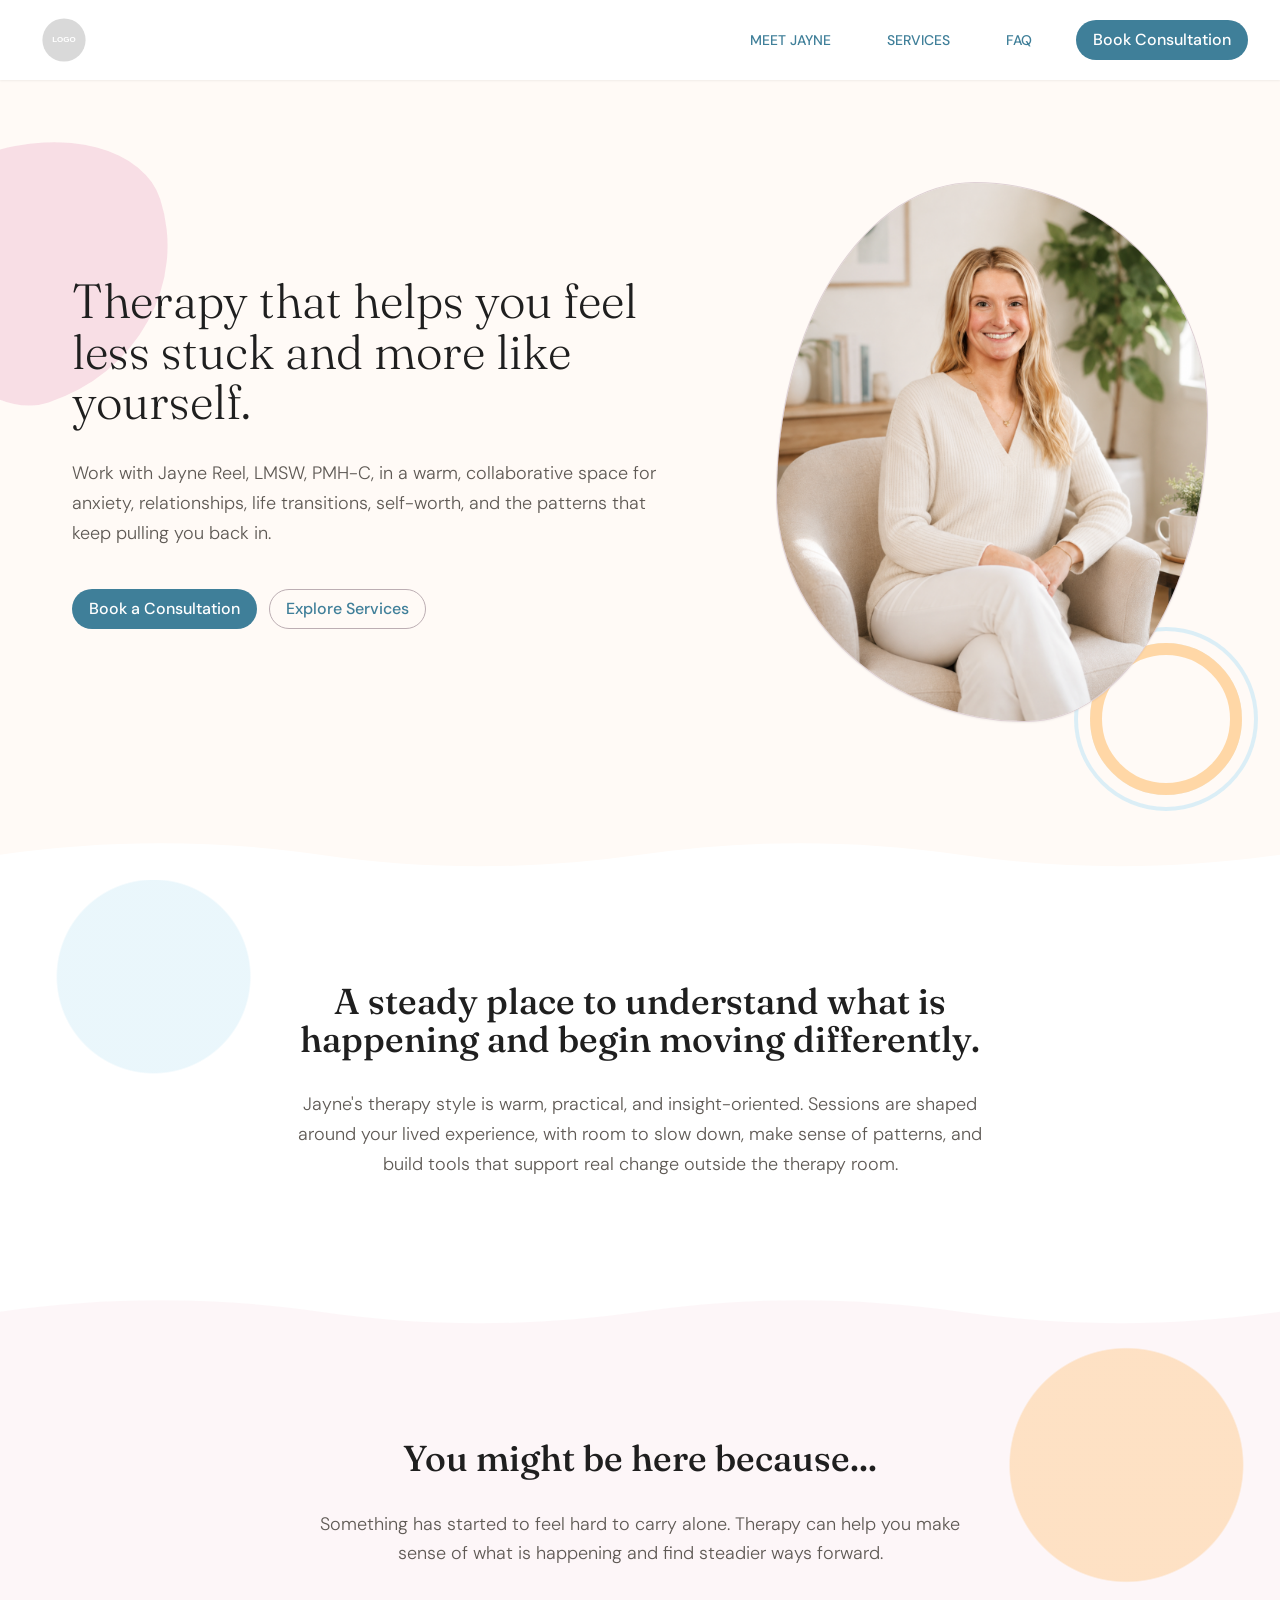
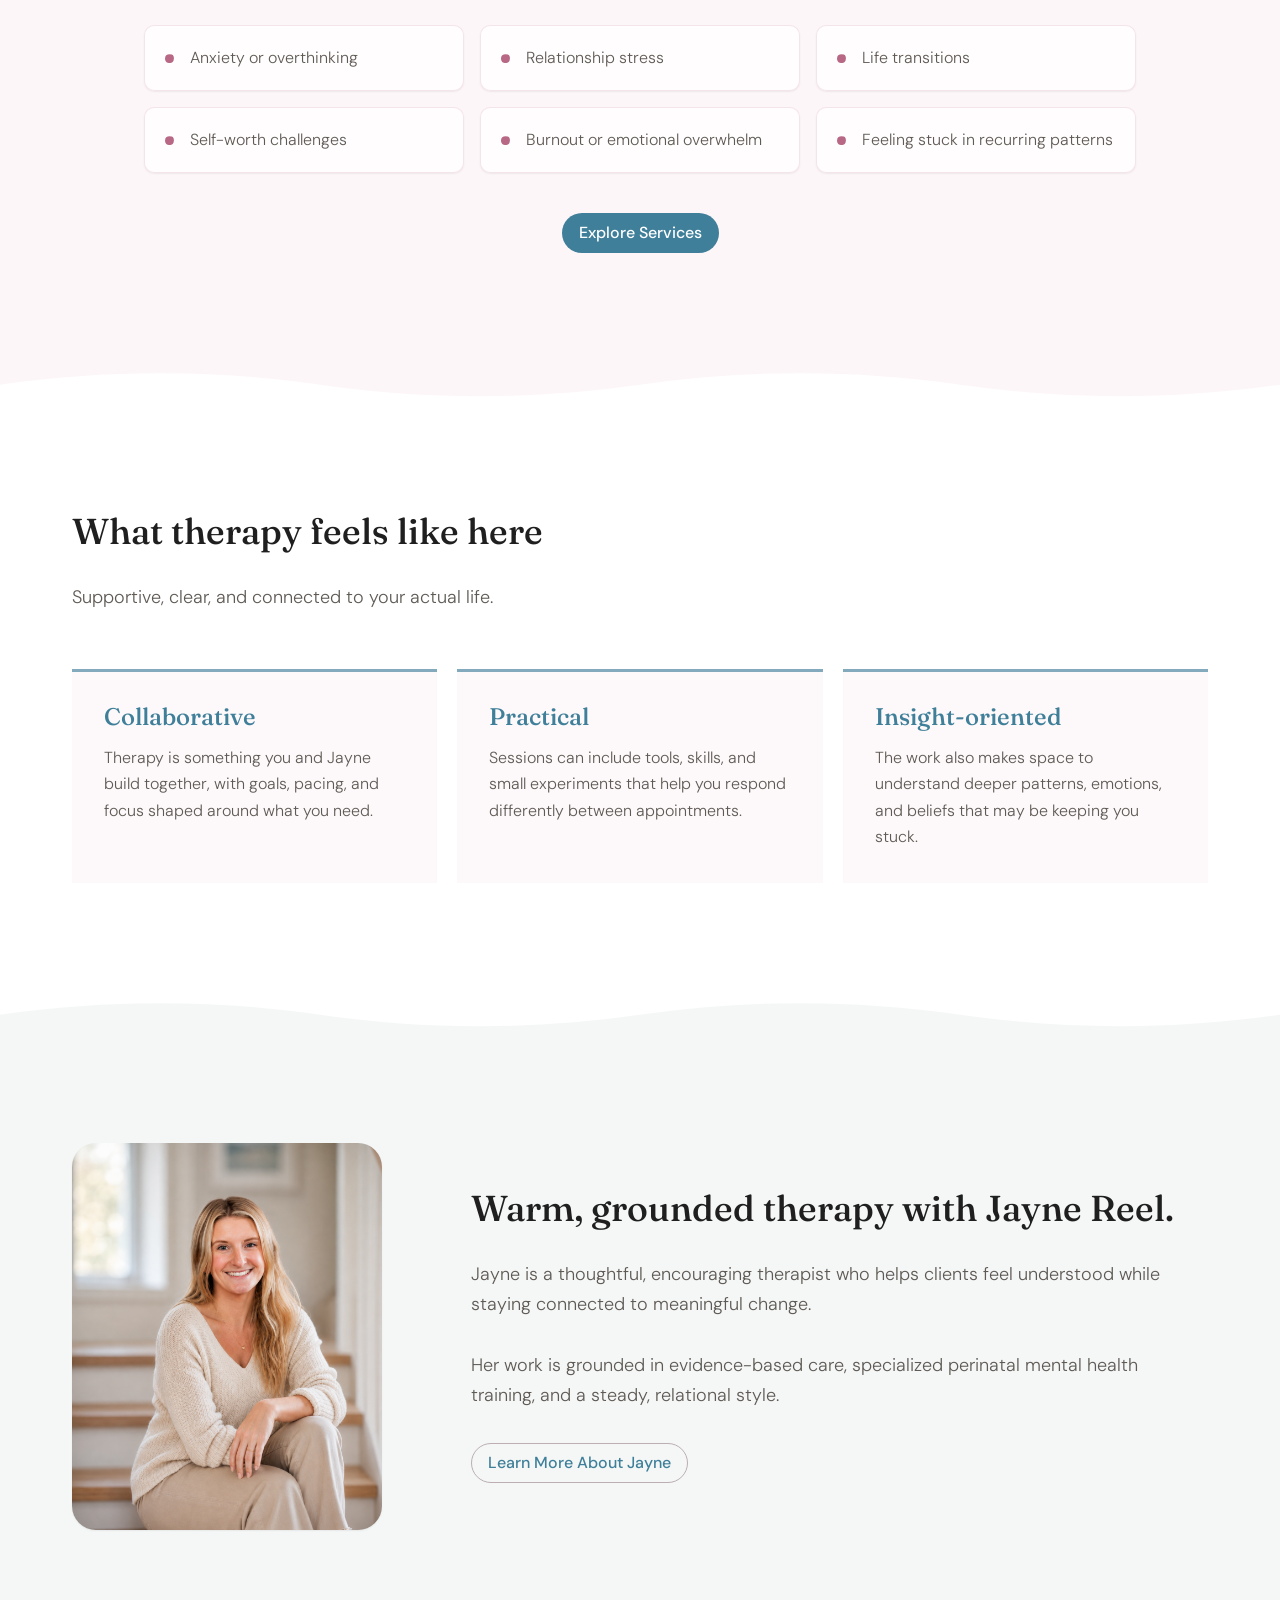
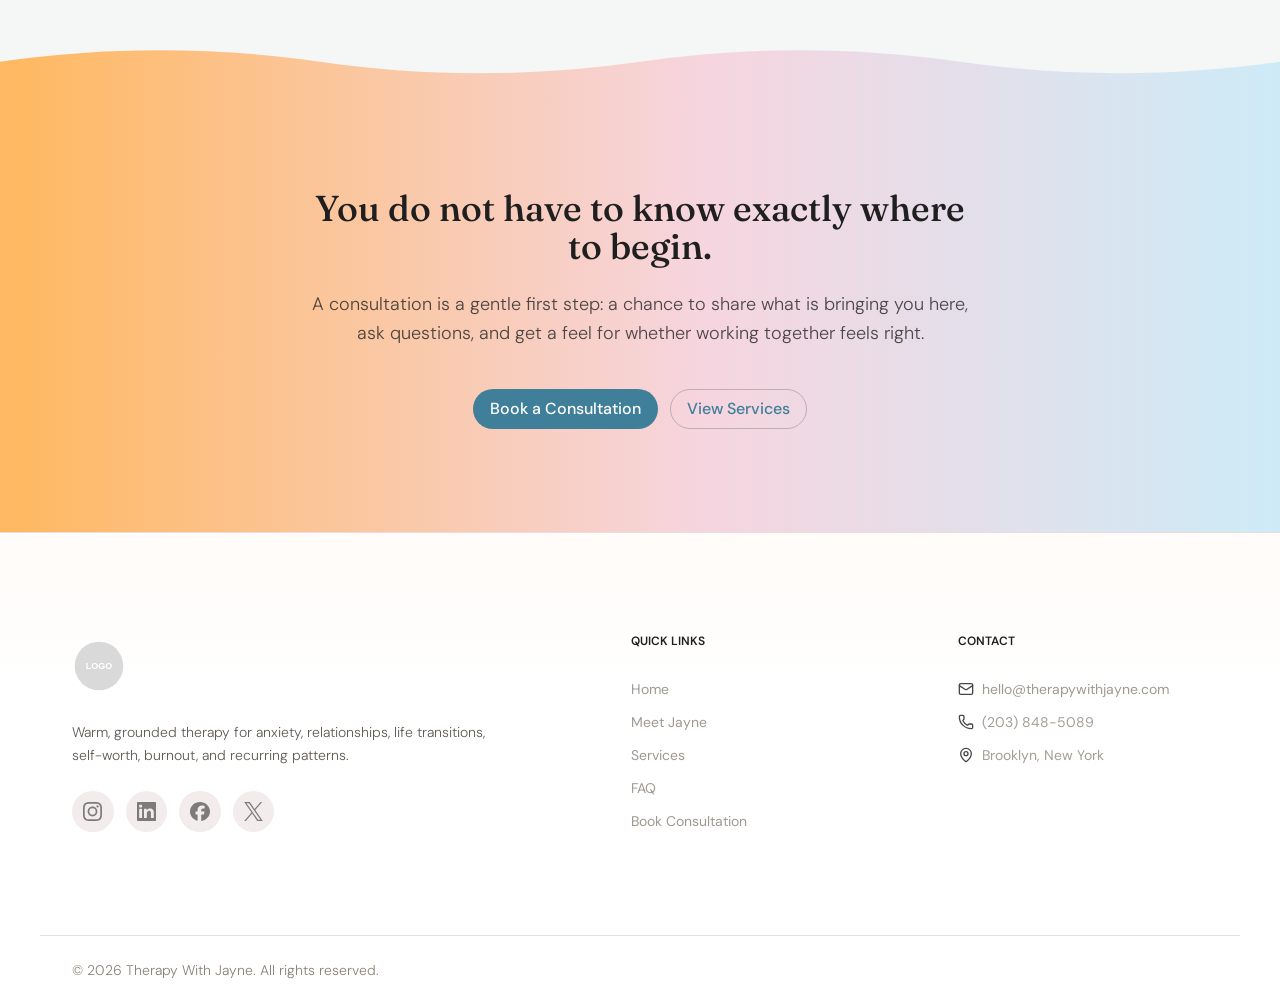
<file: index.html>
<!doctype html>
<html lang="en">
  <head>
    <meta charset="utf-8">
    <meta name="viewport" content="width=device-width, initial-scale=1">
    <meta name="description" content="Therapy with Jayne Reel, LMSW, PMH-C, for anxiety, relationships, life transitions, self-worth, burnout, and recurring patterns.">
    <title>Welcome | Therapy With Jayne</title>
    <link rel="icon" type="image/png" href="assets/images/favicon.png">
    <link rel="apple-touch-icon" href="assets/images/favicon.png">
    <link rel="stylesheet" href="styles.css">
  </head>
  <body>
    <header class="site-header">
      <nav class="site-nav" aria-label="Main navigation">
        <a class="site-logo" href="index.html" aria-label="Therapy With Jayne home" aria-current="page">
          <img src="assets/images/logo-placeholder.svg" alt="Therapy With Jayne">
        </a>

        <button class="nav-toggle" type="button" aria-controls="main-nav-menu" aria-expanded="false" aria-label="Open main menu">
          <span></span>
          <span></span>
          <span></span>
        </button>

        <div class="nav-links" id="main-nav-menu">
          <a href="meet-jayne.html">Meet Jayne</a>
          <a href="services.html">Services</a>
          <a href="faq.html">FAQ</a>
          <a class="button button-primary nav-cta" href="book-consultation.html">Book Consultation</a>
        </div>
      </nav>
    </header>

    <main class="home-page">
      <section id="home" class="hero" aria-label="Home">
        <div class="container hero-layout">
          <div class="hero-copy stack">
            <h1>Therapy that helps you feel less stuck and more like yourself.</h1>
            <p class="text-lg text-secondary">
              Work with Jayne Reel, LMSW, PMH-C, in a warm, collaborative space for anxiety, relationships, life transitions, self-worth, and the patterns that keep pulling you back in.
            </p>
            <div class="cluster">
              <a class="button button-primary" href="book-consultation.html">Book a Consultation</a>
              <a class="button button-outline" href="services.html">Explore Services</a>
            </div>
          </div>

          <div class="hero-image-frame" aria-label="Portrait of Jayne Reel">
            <img src="assets/images/Jayne-headshot-ai.png" alt="Jayne Reel">
          </div>
        </div>
      </section>

      <div class="home-wave home-wave--welcome" aria-hidden="true">
        <svg viewBox="0 0 1440 120" preserveAspectRatio="none" focusable="false">
          <path d="M0 0H1440V64C1320 96 1200 96 1080 64C960 32 840 32 720 64C600 96 480 96 360 64C240 32 120 32 0 64V0Z"></path>
        </svg>
      </div>

      <section class="home-welcome" aria-labelledby="welcome-heading">
        <div class="container home-welcome-layout">
          <div class="stack home-welcome-copy">
            <h2 id="welcome-heading">A steady place to understand what is happening and begin moving differently.</h2>
            <p>
              Jayne's therapy style is warm, practical, and insight-oriented. Sessions are shaped around your lived experience, with room to slow down, make sense of patterns, and build tools that support real change outside the therapy room.
            </p>
          </div>
        </div>
      </section>

      <div class="home-wave home-wave--reasons" aria-hidden="true">
        <svg viewBox="0 0 1440 120" preserveAspectRatio="none" focusable="false">
          <path d="M0 0H1440V64C1320 96 1200 96 1080 64C960 32 840 32 720 64C600 96 480 96 360 64C240 32 120 32 0 64V0Z"></path>
        </svg>
      </div>

      <section class="home-reasons" aria-labelledby="reasons-heading">
        <div class="container">
          <div class="home-section-heading stack">
            <h2 id="reasons-heading">You might be here because...</h2>
            <p>
              Something has started to feel hard to carry alone. Therapy can help you make sense of what is happening and find steadier ways forward.
            </p>
          </div>
          <div class="home-reason-panel">
            <ul class="home-reason-list">
              <li>Anxiety or overthinking</li>
              <li>Relationship stress</li>
              <li>Life transitions</li>
              <li>Self-worth challenges</li>
              <li>Burnout or emotional overwhelm</li>
              <li>Feeling stuck in recurring patterns</li>
            </ul>
            <a class="button button-primary" href="services.html">Explore Services</a>
          </div>
        </div>
      </section>

      <div class="home-wave home-wave--feels-like" aria-hidden="true">
        <svg viewBox="0 0 1440 120" preserveAspectRatio="none" focusable="false">
          <path d="M0 0H1440V64C1320 96 1200 96 1080 64C960 32 840 32 720 64C600 96 480 96 360 64C240 32 120 32 0 64V0Z"></path>
        </svg>
      </div>

      <section class="home-feels-like" aria-labelledby="feels-like-heading">
        <div class="container">
          <div class="home-section-heading stack">
            <h2 id="feels-like-heading">What therapy feels like here</h2>
            <p>
              Supportive, clear, and connected to your actual life.
            </p>
          </div>
          <div class="home-pillar-grid">
            <article class="home-pillar">
              <h3>Collaborative</h3>
              <p>Therapy is something you and Jayne build together, with goals, pacing, and focus shaped around what you need.</p>
            </article>
            <article class="home-pillar">
              <h3>Practical</h3>
              <p>Sessions can include tools, skills, and small experiments that help you respond differently between appointments.</p>
            </article>
            <article class="home-pillar">
              <h3>Insight-oriented</h3>
              <p>The work also makes space to understand deeper patterns, emotions, and beliefs that may be keeping you stuck.</p>
            </article>
          </div>
        </div>
      </section>

      <div class="home-wave home-wave--meet" aria-hidden="true">
        <svg viewBox="0 0 1440 120" preserveAspectRatio="none" focusable="false">
          <path d="M0 0H1440V64C1320 96 1200 96 1080 64C960 32 840 32 720 64C600 96 480 96 360 64C240 32 120 32 0 64V0Z"></path>
        </svg>
      </div>

      <section class="home-meet" aria-labelledby="meet-heading">
        <div class="container home-meet-layout">
          <figure class="home-meet-image">
            <img src="assets/images/Jayne-headshot-ai-stairs.png" alt="Jayne Reel">
          </figure>
          <div class="stack home-meet-copy">
            <h2 id="meet-heading">Warm, grounded therapy with Jayne Reel.</h2>
            <p>
              Jayne is a thoughtful, encouraging therapist who helps clients feel understood while staying connected to meaningful change.
            </p>
            <p>
              Her work is grounded in evidence-based care, specialized perinatal mental health training, and a steady, relational style.
            </p>
            <div class="cluster">
              <a class="button button-outline" href="meet-jayne.html">Learn More About Jayne</a>
            </div>
          </div>
        </div>
      </section>

      <div class="home-wave home-wave--final" aria-hidden="true">
        <svg viewBox="0 0 1440 120" preserveAspectRatio="none" focusable="false">
          <path d="M0 0H1440V64C1320 96 1200 96 1080 64C960 32 840 32 720 64C600 96 480 96 360 64C240 32 120 32 0 64V0Z"></path>
        </svg>
      </div>

      <section class="home-final-cta" aria-labelledby="home-final-heading">
        <div class="container stack">
          <h2 id="home-final-heading">You do not have to know exactly where to begin.</h2>
          <p>
            A consultation is a gentle first step: a chance to share what is bringing you here, ask questions, and get a feel for whether working together feels right.
          </p>
          <div class="cluster final-cta-actions">
            <a class="button button-primary" href="book-consultation.html">Book a Consultation</a>
            <a class="button button-outline" href="services.html">View Services</a>
          </div>
        </div>
      </section>
    </main>

    <footer class="site-footer">
      <div class="container footer-layout">
        <div class="footer-brand">
          <a class="footer-logo" href="index.html" aria-label="Therapy With Jayne home">
            <img src="assets/images/logo-placeholder.svg" alt="Therapy With Jayne">
          </a>
          <p>
            Warm, grounded therapy for anxiety, relationships, life transitions, self-worth, burnout, and recurring patterns.
          </p>
          <div class="social-links" aria-label="Social links">
            <a href="https://www.instagram.com/therapywithjayne/" aria-label="Therapy With Jayne on Instagram">
              <img src="assets/icons/instagram.svg" alt="" aria-hidden="true">
            </a>
            <a href="https://www.linkedin.com/in/jayne-reel/" aria-label="Jayne Reel on LinkedIn">
              <img src="assets/icons/linkedin.svg" alt="" aria-hidden="true">
            </a>
            <a href="https://www.facebook.com/therapywithjayne/" aria-label="Therapy With Jayne on Facebook">
              <img src="assets/icons/facebook.svg" alt="" aria-hidden="true">
            </a>
            <a href="https://x.com/therapywithjayne" aria-label="Therapy With Jayne on X">
              <img src="assets/icons/x.svg" alt="" aria-hidden="true">
            </a>
          </div>
        </div>

        <nav class="footer-nav" aria-label="Footer navigation">
          <h2 class="footer-heading">Quick Links</h2>
          <a href="index.html" aria-current="page">Home</a>
          <a href="meet-jayne.html">Meet Jayne</a>
          <a href="services.html">Services</a>
          <a href="faq.html">FAQ</a>
          <a href="book-consultation.html">Book Consultation</a>
        </nav>

        <div class="footer-contact">
          <h2 class="footer-heading">Contact</h2>
          <a class="footer-email" href="mailto:hello@therapywithjayne.com">
            <img src="assets/icons/mail.svg" alt="" aria-hidden="true">
            hello@therapywithjayne.com
          </a>
          <span class="footer-phone">
            <img src="assets/icons/phone.svg" alt="" aria-hidden="true">
            (203) 848-5089
          </span>
          <span class="footer-address">
            <img src="assets/icons/map-pin.svg" alt="" aria-hidden="true">
            Brooklyn, New York
          </span> 
        </div>

      </div>
      <div class="container footer-bottom">
        <p>&copy; 2026 Therapy With Jayne. All rights reserved.</p>
      </div>
    </footer>
    <script src="nav.js"></script>
  </body>
</html>
</file>
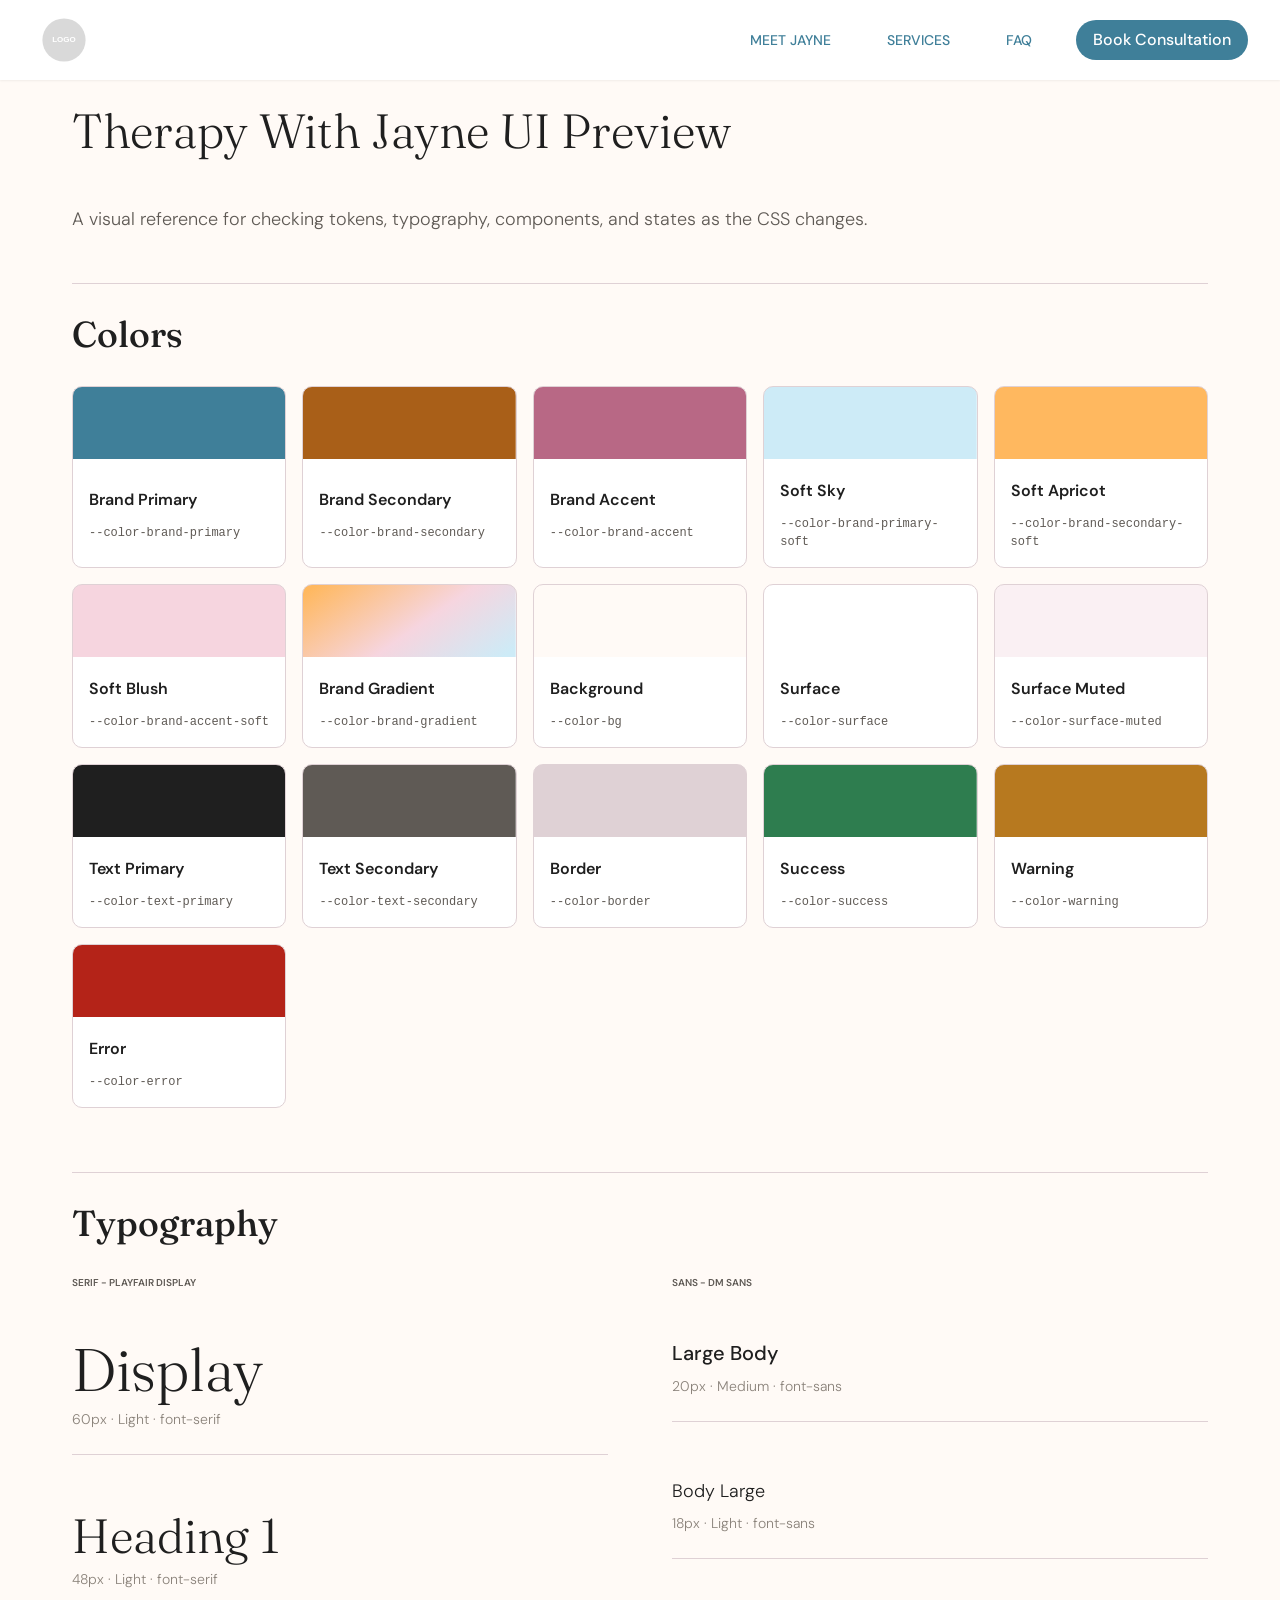
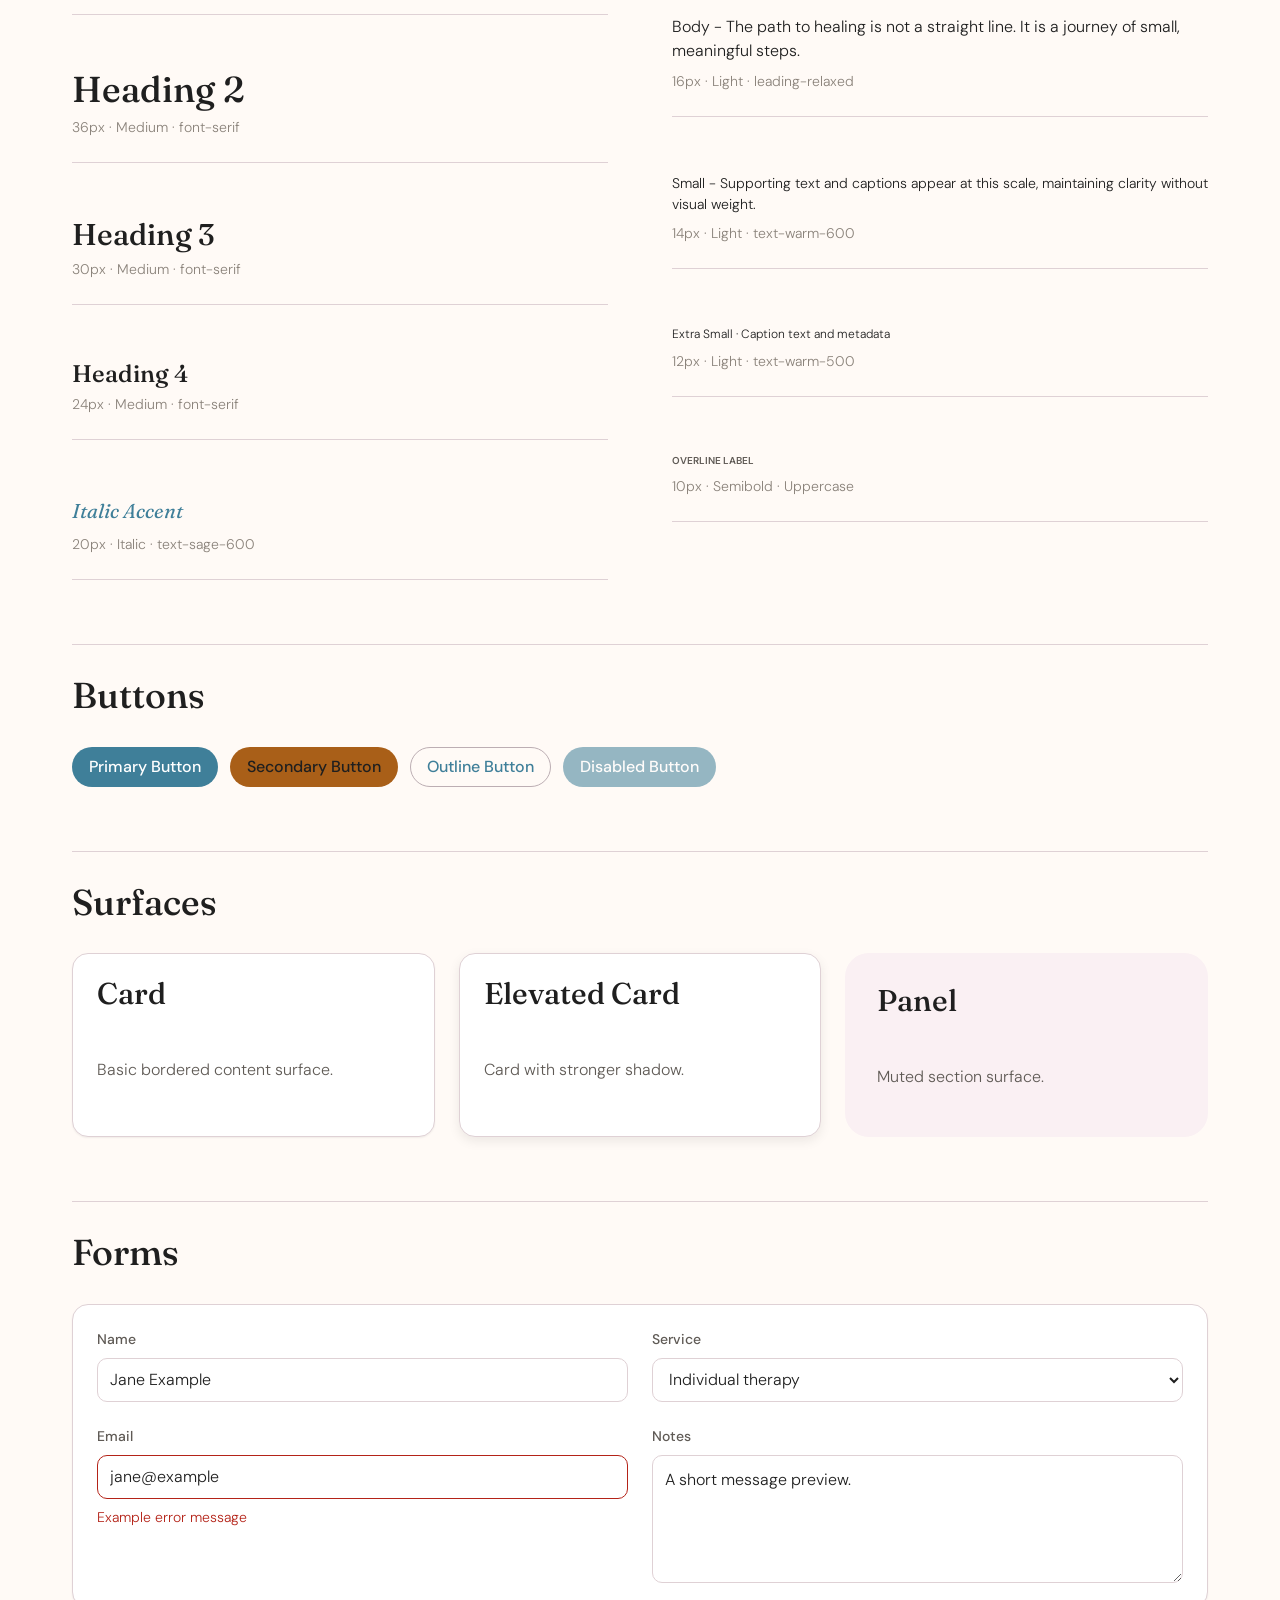
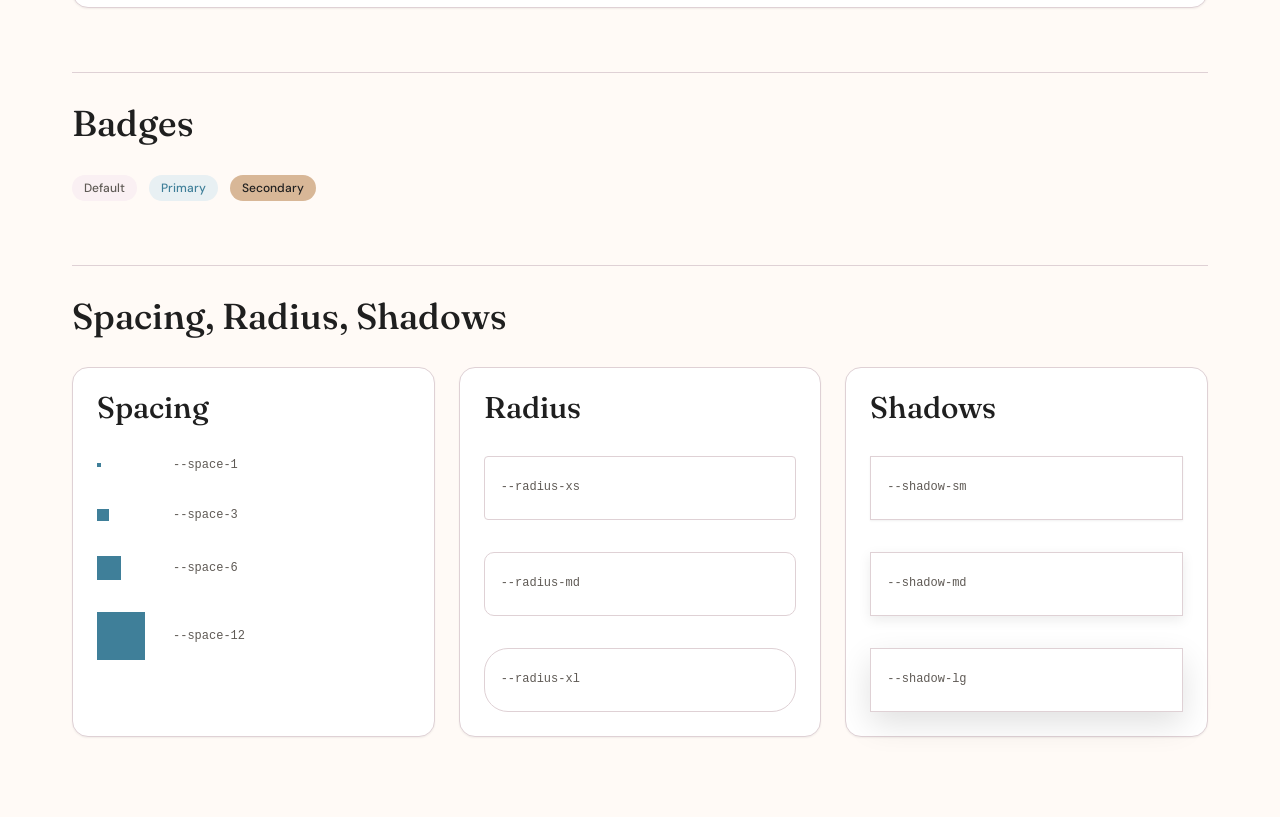
<file: design-system/index.html>
<!doctype html>
<html lang="en">
  <head>
    <meta charset="utf-8">
    <meta name="viewport" content="width=device-width, initial-scale=1">
    <title>Design System | Therapy With Jayne</title>
    <link rel="icon" type="image/png" href="assets/images/favicon.png">
    <link rel="apple-touch-icon" href="assets/images/favicon.png">
    <link rel="stylesheet" href="../styles.css">
  </head>
  <body>
    <header class="site-header">
      <nav class="site-nav" aria-label="Main navigation">
        <a class="site-logo" href="../index.html" aria-label="Therapy With Jayne home">
          <img src="../assets/images/logo-placeholder.svg" alt="Therapy With Jayne">
        </a>

        <div class="nav-links">
          <a href="../meet-jayne.html">Meet Jayne</a>
          <a href="../services.html">Services</a>
          <a href="../faq.html">FAQ</a>
          <a class="button button-primary nav-cta" href="../book-consultation.html">Book Consultation</a>
        </div>
      </nav>
    </header>

    <main class="ds-page">
      <div class="container stack">
        <header class="stack">
          <span class="badge badge-primary">Design System</span>
          <h1>Therapy With Jayne UI Preview</h1>
          <p class="text-lg text-secondary">
            A visual reference for checking tokens, typography, components, and states as the CSS changes.
          </p>
        </header>

        <section class="ds-section stack" aria-labelledby="colors-heading">
          <h2 id="colors-heading">Colors</h2>
          <div class="ds-token-grid">
            <article class="ds-swatch" style="--swatch-color: var(--color-brand-primary);">
              <span>Brand Primary</span>
              <code>--color-brand-primary</code>
            </article>
            <article class="ds-swatch" style="--swatch-color: var(--color-brand-secondary);">
              <span>Brand Secondary</span>
              <code>--color-brand-secondary</code>
            </article>
            <article class="ds-swatch" style="--swatch-color: var(--color-brand-accent);">
              <span>Brand Accent</span>
              <code>--color-brand-accent</code>
            </article>
            <article class="ds-swatch" style="--swatch-color: var(--color-brand-primary-soft);">
              <span>Soft Sky</span>
              <code>--color-brand-primary-soft</code>
            </article>
            <article class="ds-swatch" style="--swatch-color: var(--color-brand-secondary-soft);">
              <span>Soft Apricot</span>
              <code>--color-brand-secondary-soft</code>
            </article>
            <article class="ds-swatch" style="--swatch-color: var(--color-brand-accent-soft);">
              <span>Soft Blush</span>
              <code>--color-brand-accent-soft</code>
            </article>
            <article class="ds-swatch ds-swatch-gradient">
              <span>Brand Gradient</span>
              <code>--color-brand-gradient</code>
            </article>
            <article class="ds-swatch" style="--swatch-color: var(--color-bg);">
              <span>Background</span>
              <code>--color-bg</code>
            </article>
            <article class="ds-swatch" style="--swatch-color: var(--color-surface);">
              <span>Surface</span>
              <code>--color-surface</code>
            </article>
            <article class="ds-swatch" style="--swatch-color: var(--color-surface-muted);">
              <span>Surface Muted</span>
              <code>--color-surface-muted</code>
            </article>
            <article class="ds-swatch" style="--swatch-color: var(--color-text-primary);">
              <span>Text Primary</span>
              <code>--color-text-primary</code>
            </article>
            <article class="ds-swatch" style="--swatch-color: var(--color-text-secondary);">
              <span>Text Secondary</span>
              <code>--color-text-secondary</code>
            </article>
            <article class="ds-swatch" style="--swatch-color: var(--color-border);">
              <span>Border</span>
              <code>--color-border</code>
            </article>
            <article class="ds-swatch" style="--swatch-color: var(--color-success);">
              <span>Success</span>
              <code>--color-success</code>
            </article>
            <article class="ds-swatch" style="--swatch-color: var(--color-warning);">
              <span>Warning</span>
              <code>--color-warning</code>
            </article>
            <article class="ds-swatch" style="--swatch-color: var(--color-error);">
              <span>Error</span>
              <code>--color-error</code>
            </article>
          </div>
        </section>

        <section class="ds-section stack" aria-labelledby="typography-heading">
          <h2 id="typography-heading">Typography</h2>
          <div class="ds-type-specimen">
            <div class="stack">
              <p class="overline">Serif - Playfair Display</p>

              <article class="ds-type-row">
                <p class="display">Display</p>
                <p class="ds-type-meta">60px &middot; Light &middot; font-serif</p>
              </article>

              <article class="ds-type-row">
                <h1>Heading 1</h1>
                <p class="ds-type-meta">48px &middot; Light &middot; font-serif</p>
              </article>

              <article class="ds-type-row">
                <h2>Heading 2</h2>
                <p class="ds-type-meta">36px &middot; Medium &middot; font-serif</p>
              </article>

              <article class="ds-type-row">
                <h3>Heading 3</h3>
                <p class="ds-type-meta">30px &middot; Medium &middot; font-serif</p>
              </article>

              <article class="ds-type-row">
                <h4>Heading 4</h4>
                <p class="ds-type-meta">24px &middot; Medium &middot; font-serif</p>
              </article>

              <article class="ds-type-row">
                <p class="italic-accent">Italic Accent</p>
                <p class="ds-type-meta">20px &middot; Italic &middot; text-sage-600</p>
              </article>
            </div>

            <div class="stack">
              <p class="overline">Sans - DM Sans</p>

              <article class="ds-type-row">
                <p class="text-xl text-medium">Large Body</p>
                <p class="ds-type-meta">20px &middot; Medium &middot; font-sans</p>
              </article>

              <article class="ds-type-row">
                <p class="text-lg">Body Large</p>
                <p class="ds-type-meta">18px &middot; Light &middot; font-sans</p>
              </article>

              <article class="ds-type-row">
                <p>Body - The path to healing is not a straight line. It is a journey of small, meaningful steps.</p>
                <p class="ds-type-meta">16px &middot; Light &middot; leading-relaxed</p>
              </article>

              <article class="ds-type-row">
                <p class="text-sm">Small - Supporting text and captions appear at this scale, maintaining clarity without visual weight.</p>
                <p class="ds-type-meta">14px &middot; Light &middot; text-warm-600</p>
              </article>

              <article class="ds-type-row">
                <p class="text-xs">Extra Small &middot; Caption text and metadata</p>
                <p class="ds-type-meta">12px &middot; Light &middot; text-warm-500</p>
              </article>

              <article class="ds-type-row">
                <p class="overline">Overline Label</p>
                <p class="ds-type-meta">10px &middot; Semibold &middot; Uppercase</p>
              </article>

            </div>
          </div>
        </section>

        <section class="ds-section stack" aria-labelledby="buttons-heading">
          <h2 id="buttons-heading">Buttons</h2>
          <div class="cluster">
            <a class="button button-primary" href="../book-consultation.html">Primary Button</a>
            <button class="button button-secondary" type="button">Secondary Button</button>
            <button class="button button-outline" type="button">Outline Button</button>
            <button class="button button-primary" type="button" disabled>Disabled Button</button>
          </div>
        </section>

        <section class="ds-section stack" aria-labelledby="surfaces-heading">
          <h2 id="surfaces-heading">Surfaces</h2>
          <div class="grid grid-3">
            <article class="card stack">
              <h3>Card</h3>
              <p class="text-secondary">Basic bordered content surface.</p>
            </article>
            <article class="card card-elevated stack">
              <h3>Elevated Card</h3>
              <p class="text-secondary">Card with stronger shadow.</p>
            </article>
            <article class="panel stack">
              <h3>Panel</h3>
              <p class="text-secondary">Muted section surface.</p>
            </article>
          </div>
        </section>

        <section class="ds-section stack" aria-labelledby="forms-heading">
          <h2 id="forms-heading">Forms</h2>
          <form class="card grid grid-2">
            <label class="field">
              <span class="label">Name</span>
              <input class="input" type="text" value="Jane Example">
            </label>

            <label class="field">
              <span class="label">Service</span>
              <select class="select">
                <option>Individual therapy</option>
                <option>Consultation</option>
              </select>
            </label>

            <label class="field">
              <span class="label">Email</span>
              <input class="input is-error" type="email" value="jane@example">
              <span class="field-error">Example error message</span>
            </label>

            <label class="field">
              <span class="label">Notes</span>
              <textarea class="textarea">A short message preview.</textarea>
            </label>
          </form>
        </section>

        <section class="ds-section stack" aria-labelledby="badges-heading">
          <h2 id="badges-heading">Badges</h2>
          <div class="cluster">
            <span class="badge">Default</span>
            <span class="badge badge-primary">Primary</span>
            <span class="badge badge-secondary">Secondary</span>
          </div>
        </section>

        <section class="ds-section stack" aria-labelledby="spacing-heading">
          <h2 id="spacing-heading">Spacing, Radius, Shadows</h2>
          <div class="grid grid-3">
            <article class="card stack">
              <h3>Spacing</h3>
              <div class="ds-space" style="--space-size: var(--space-1);"><span></span><code>--space-1</code></div>
              <div class="ds-space" style="--space-size: var(--space-3);"><span></span><code>--space-3</code></div>
              <div class="ds-space" style="--space-size: var(--space-6);"><span></span><code>--space-6</code></div>
              <div class="ds-space" style="--space-size: var(--space-12);"><span></span><code>--space-12</code></div>
            </article>

            <article class="card stack">
              <h3>Radius</h3>
              <div class="ds-radius" style="border-radius: var(--radius-xs);"><code>--radius-xs</code></div>
              <div class="ds-radius" style="border-radius: var(--radius-md);"><code>--radius-md</code></div>
              <div class="ds-radius" style="border-radius: var(--radius-xl);"><code>--radius-xl</code></div>
            </article>

            <article class="card stack">
              <h3>Shadows</h3>
              <div class="ds-shadow" style="box-shadow: var(--shadow-sm);"><code>--shadow-sm</code></div>
              <div class="ds-shadow" style="box-shadow: var(--shadow-md);"><code>--shadow-md</code></div>
              <div class="ds-shadow" style="box-shadow: var(--shadow-lg);"><code>--shadow-lg</code></div>
            </article>
          </div>
        </section>
      </div>
    </main>
  </body>
</html>
</file>
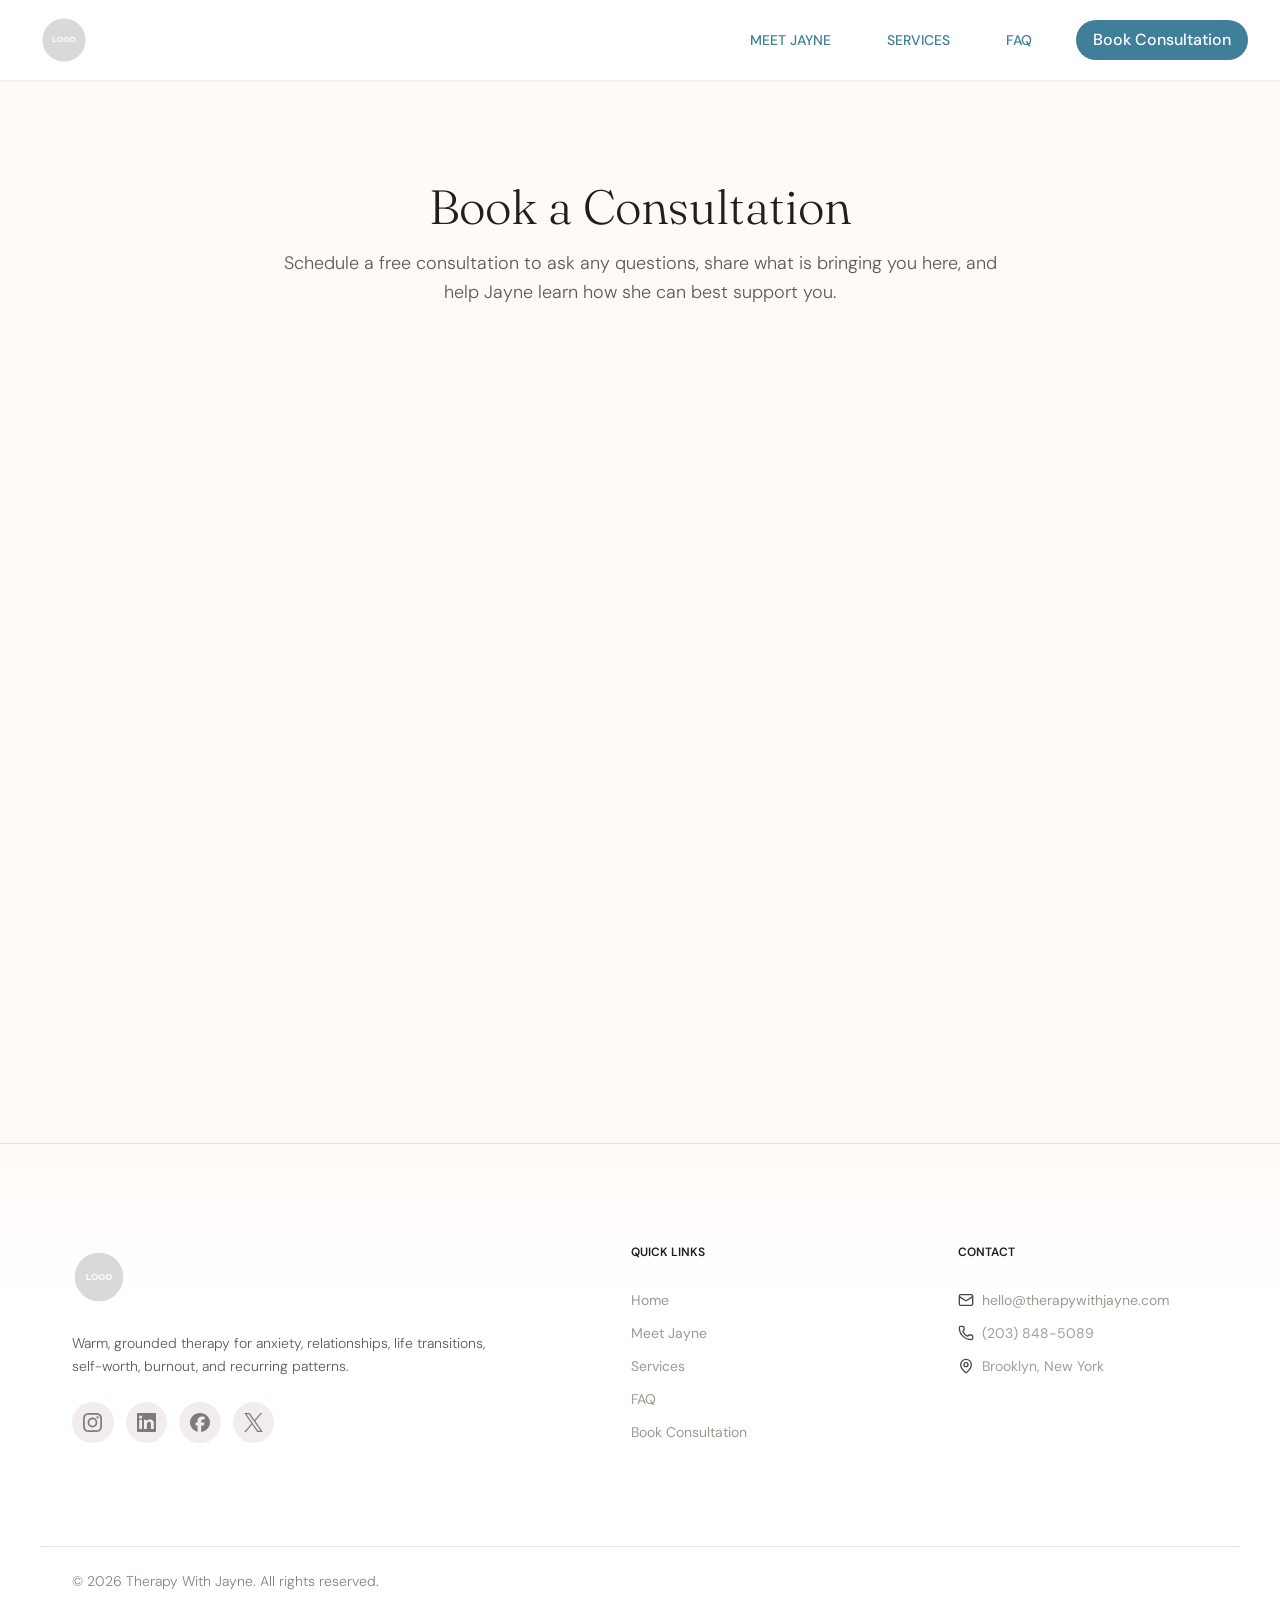
<file: book-consultation.html>
<!doctype html>
<html lang="en">
  <head>
    <meta charset="utf-8">
    <meta name="viewport" content="width=device-width, initial-scale=1">
    <meta name="description" content="Book a free consultation with Therapy With Jayne.">
    <title>Book Consultation | Therapy With Jayne</title>
    <link rel="stylesheet" href="styles.css">
    <link rel="icon" type="image/png" href="assets/images/favicon.png">
    <link rel="apple-touch-icon" href="assets/images/favicon.png">
  </head>
  <body>
    <header class="site-header">
      <nav class="site-nav" aria-label="Main navigation">
        <a class="site-logo" href="index.html" aria-label="Therapy With Jayne home">
          <img src="assets/images/logo-placeholder.svg" alt="Therapy With Jayne">
        </a>

        <button class="nav-toggle" type="button" aria-controls="main-nav-menu" aria-expanded="false" aria-label="Open main menu">
          <span></span>
          <span></span>
          <span></span>
        </button>

        <div class="nav-links" id="main-nav-menu">
          <a href="meet-jayne.html">Meet Jayne</a>
          <a href="services.html">Services</a>
          <a href="faq.html">FAQ</a>
          <a class="button button-primary nav-cta" href="book-consultation.html">Book Consultation</a>
        </div>
      </nav>
    </header>

    <main class="booking-page">
      <section class="booking-hero" aria-labelledby="booking-heading">
        <div class="container booking-layout">
          <div class="stack booking-intro">
            <h1 id="booking-heading">Book a Consultation</h1>
            <p>
              Schedule a free consultation to ask any questions, share what is bringing you here, and 
              help Jayne learn how she can best support you.
            </p>
          </div>

          <div class="booking-widget" aria-label="Calendly scheduling widget">
            <div class="calendly-inline-widget" data-url="https://calendly.com/jayne-therapywithjayne/30min?primary_color=3f7f99" data-resize="true"></div>
          </div>
        </div>
      </section>
    </main>

    <footer class="site-footer">
      <div class="container footer-layout">
        <div class="footer-brand">
          <a class="footer-logo" href="index.html" aria-label="Therapy With Jayne home">
            <img src="assets/images/logo-placeholder.svg" alt="Therapy With Jayne">
          </a>
          <p>
            Warm, grounded therapy for anxiety, relationships, life transitions, self-worth, burnout, and recurring patterns.
          </p>
          <div class="social-links" aria-label="Social links">
            <a href="https://www.instagram.com/therapywithjayne/" aria-label="Therapy With Jayne on Instagram">
              <img src="assets/icons/instagram.svg" alt="" aria-hidden="true">
            </a>
            <a href="https://www.linkedin.com/in/jayne-reel/" aria-label="Jayne Reel on LinkedIn">
              <img src="assets/icons/linkedin.svg" alt="" aria-hidden="true">
            </a>
            <a href="https://www.facebook.com/therapywithjayne/" aria-label="Therapy With Jayne on Facebook">
              <img src="assets/icons/facebook.svg" alt="" aria-hidden="true">
            </a>
            <a href="https://x.com/therapywithjayne" aria-label="Therapy With Jayne on X">
              <img src="assets/icons/x.svg" alt="" aria-hidden="true">
            </a>
          </div>
        </div>

        <nav class="footer-nav" aria-label="Footer navigation">
          <h2 class="footer-heading">Quick Links</h2>
          <a href="index.html">Home</a>
          <a href="meet-jayne.html">Meet Jayne</a>
          <a href="services.html">Services</a>
          <a href="faq.html">FAQ</a>
          <a href="book-consultation.html" aria-current="page">Book Consultation</a>
        </nav>

        <div class="footer-contact">
          <h2 class="footer-heading">Contact</h2>
          <a class="footer-email" href="mailto:hello@therapywithjayne.com">
            <img src="assets/icons/mail.svg" alt="" aria-hidden="true">
            hello@therapywithjayne.com
          </a>
          <span class="footer-phone">
            <img src="assets/icons/phone.svg" alt="" aria-hidden="true">
            (203) 848-5089
          </span>
          <span class="footer-address">
            <img src="assets/icons/map-pin.svg" alt="" aria-hidden="true">
            Brooklyn, New York
          </span> 
        </div>

      </div>
      <div class="container footer-bottom">
        <p>&copy; 2026 Therapy With Jayne. All rights reserved.</p>
      </div>
    </footer>
    <script src="nav.js"></script>
    <script type="text/javascript" src="https://assets.calendly.com/assets/external/widget.js" async></script>
  </body>
</html>
</file>
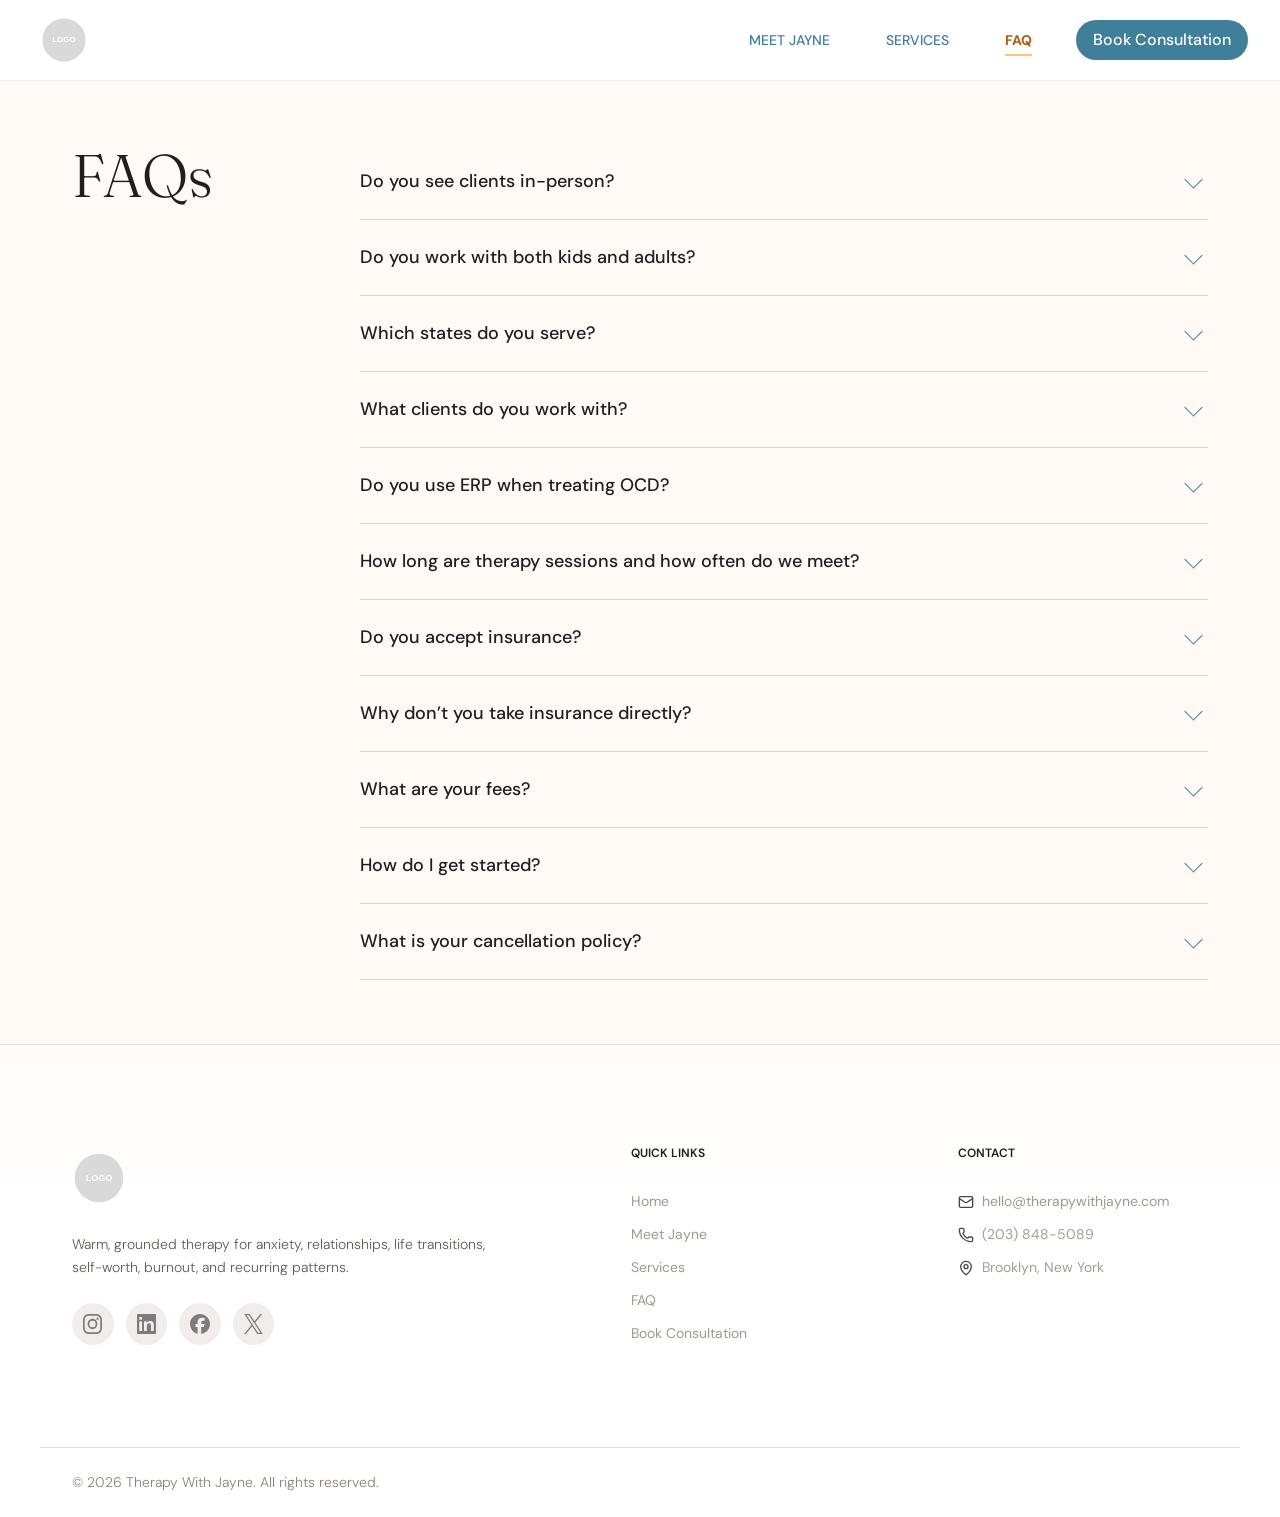
<file: faq.html>
<!doctype html>
<html lang="en">
  <head>
    <meta charset="utf-8">
    <meta name="viewport" content="width=device-width, initial-scale=1">
    <title>FAQ | Therapy With Jayne</title>
    <link rel="icon" type="image/png" href="assets/images/favicon.png">
    <link rel="apple-touch-icon" href="assets/images/favicon.png">
    <link rel="stylesheet" href="styles.css">
  </head>
  <body>
    <header class="site-header">
      <nav class="site-nav" aria-label="Main navigation">
        <a class="site-logo" href="index.html" aria-label="Therapy With Jayne home">
          <img src="assets/images/logo-placeholder.svg" alt="Therapy With Jayne">
        </a>

        <button class="nav-toggle" type="button" aria-controls="main-nav-menu" aria-expanded="false" aria-label="Open main menu">
          <span></span>
          <span></span>
          <span></span>
        </button>

        <div class="nav-links" id="main-nav-menu">
          <a href="meet-jayne.html">Meet Jayne</a>
          <a href="services.html">Services</a>
          <a href="faq.html" aria-current="page">FAQ</a>
          <a class="button button-primary nav-cta" href="book-consultation.html">Book Consultation</a>
        </div>
      </nav>
    </header>

    <main>
      <section class="faq-section" aria-labelledby="faq-heading">
        <div class="container faq-layout">
          <div class="faq-intro stack">
            <h1 id="faq-heading">FAQs</h1>
          </div>

          <div class="faq-list" data-faq-list aria-live="polite">
            <p>Loading FAQs...</p>
          </div>
        </div>
      </section>
    </main>

    <footer class="site-footer">
      <div class="container footer-layout">
        <div class="footer-brand">
          <a class="footer-logo" href="index.html" aria-label="Therapy With Jayne home">
            <img src="assets/images/logo-placeholder.svg" alt="Therapy With Jayne">
          </a>
          <p>
            Warm, grounded therapy for anxiety, relationships, life transitions, self-worth, burnout, and recurring patterns.
          </p>
          <div class="social-links" aria-label="Social links">
            <a href="https://www.instagram.com/therapywithjayne/" aria-label="Therapy With Jayne on Instagram">
              <img src="assets/icons/instagram.svg" alt="" aria-hidden="true">
            </a>
            <a href="https://www.linkedin.com/in/jayne-reel/" aria-label="Jayne Reel on LinkedIn">
              <img src="assets/icons/linkedin.svg" alt="" aria-hidden="true">
            </a>
            <a href="https://www.facebook.com/therapywithjayne/" aria-label="Therapy With Jayne on Facebook">
              <img src="assets/icons/facebook.svg" alt="" aria-hidden="true">
            </a>
            <a href="https://x.com/therapywithjayne" aria-label="Therapy With Jayne on X">
              <img src="assets/icons/x.svg" alt="" aria-hidden="true">
            </a>
          </div>
        </div>

        <nav class="footer-nav" aria-label="Footer navigation">
          <h2 class="footer-heading">Quick Links</h2>
          <a href="index.html">Home</a>
          <a href="meet-jayne.html">Meet Jayne</a>
          <a href="services.html">Services</a>
          <a href="faq.html" aria-current="page">FAQ</a>
          <a href="book-consultation.html">Book Consultation</a>
        </nav>

        <div class="footer-contact">
          <h2 class="footer-heading">Contact</h2>
          <a class="footer-email" href="mailto:hello@therapywithjayne.com">
            <img src="assets/icons/mail.svg" alt="" aria-hidden="true">
            hello@therapywithjayne.com
          </a>
          <span class="footer-phone">
            <img src="assets/icons/phone.svg" alt="" aria-hidden="true">
            (203) 848-5089
          </span>
          <span class="footer-address">
            <img src="assets/icons/map-pin.svg" alt="" aria-hidden="true">
            Brooklyn, New York
          </span> 
        </div>

      </div>
      <div class="container footer-bottom">
        <p>&copy; 2026 Therapy With Jayne. All rights reserved.</p>
      </div>
    </footer>
    <script src="nav.js"></script>
    <script>
      const faqList = document.querySelector("[data-faq-list]");

      function parseFaqMarkdown(markdown) {
        const items = [];
        let currentItem = null;
        let answerLines = [];

        function parseAnswerBlocks(lines) {
          const blocks = [];
          let paragraphLines = [];
          let listItems = [];

          function saveParagraph() {
            if (!paragraphLines.length) {
              return;
            }

            blocks.push({
              type: "paragraph",
              text: paragraphLines.join(" ").replace(/\s+/g, " ").trim()
            });
            paragraphLines = [];
          }

          function saveList() {
            if (!listItems.length) {
              return;
            }

            blocks.push({ type: "list", items: listItems });
            listItems = [];
          }

          lines.forEach((line) => {
            const bulletMatch = line.match(/^\s*[-*]\s+(.+)$/);

            if (bulletMatch) {
              saveParagraph();
              listItems.push(bulletMatch[1].trim());
              return;
            }

            if (!line.trim()) {
              saveParagraph();
              saveList();
              return;
            }

            saveList();
            paragraphLines.push(line.trim());
          });

          saveParagraph();
          saveList();
          return blocks;
        }

        function saveCurrentItem() {
          if (!currentItem) {
            return;
          }

          currentItem.answer = parseAnswerBlocks(answerLines);
          items.push(currentItem);
        }

        markdown.split(/\r?\n/).forEach((line) => {
          if (line.startsWith("## ")) {
            saveCurrentItem();
            currentItem = { question: line.replace(/^##\s+/, "").trim(), answer: [] };
            answerLines = [];
            return;
          }

          if (currentItem) {
            answerLines.push(line);
          }
        });

        saveCurrentItem();
        return items;
      }

      function createFaqItem(item) {
        const details = document.createElement("details");

        const summary = document.createElement("summary");
        summary.textContent = item.question;

        const answer = document.createElement("div");
        answer.className = "faq-answer";

        function appendTextWithLinks(element, text) {
          const linkPattern = /\[([^\]]+)\]\(([^)\s]+)\)/g;
          let lastIndex = 0;
          let match;

          while ((match = linkPattern.exec(text)) !== null) {
            element.append(document.createTextNode(text.slice(lastIndex, match.index)));

            const link = document.createElement("a");
            const href = match[2];
            link.href = href;
            link.textContent = match[1];

            if (/^https?:\/\//.test(href) && link.origin !== window.location.origin) {
              link.target = "_blank";
              link.rel = "noopener noreferrer";
            }

            element.append(link);
            lastIndex = linkPattern.lastIndex;
          }

          element.append(document.createTextNode(text.slice(lastIndex)));
        }

        const blocks = Array.isArray(item.answer) ? item.answer : [{ type: "paragraph", text: item.answer }];
        blocks.forEach((block) => {
          if (block.type === "list") {
            const list = document.createElement("ul");

            block.items.forEach((text) => {
              const listItem = document.createElement("li");
              appendTextWithLinks(listItem, text);
              list.append(listItem);
            });

            answer.append(list);
            return;
          }

          const paragraph = document.createElement("p");
          appendTextWithLinks(paragraph, block.text);
          answer.append(paragraph);
        });

        details.append(summary, answer);
        return details;
      }

      fetch("assets/content/faq.md")
        .then((response) => {
          if (!response.ok) {
            throw new Error("Could not load FAQ content.");
          }

          return response.text();
        })
        .then((markdown) => {
          const items = parseFaqMarkdown(markdown);

          if (!items.length) {
            throw new Error("FAQ content is empty.");
          }

          faqList.replaceChildren(...items.map(createFaqItem));
        })
        .catch(() => {
          faqList.replaceChildren("FAQs are temporarily unavailable. Please check back soon.");
        });
    </script>
  </body>
</html>
</file>
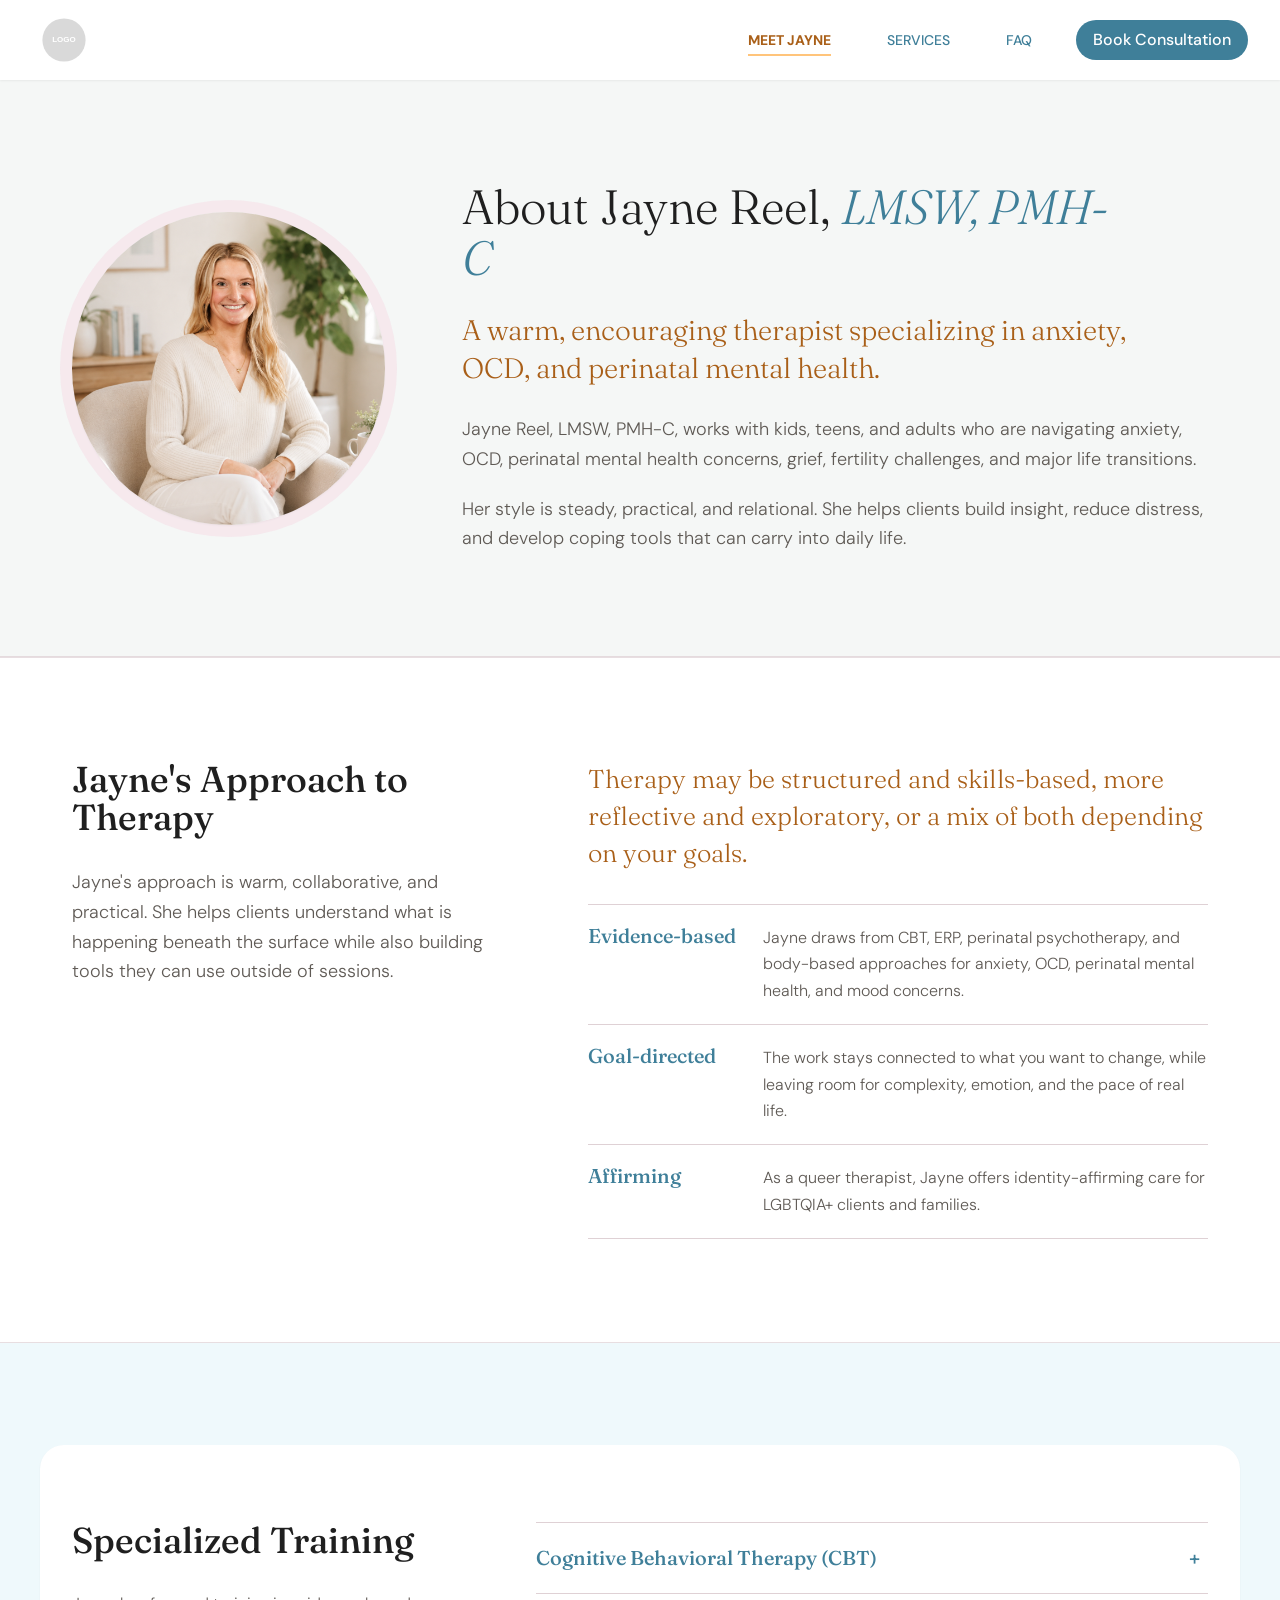
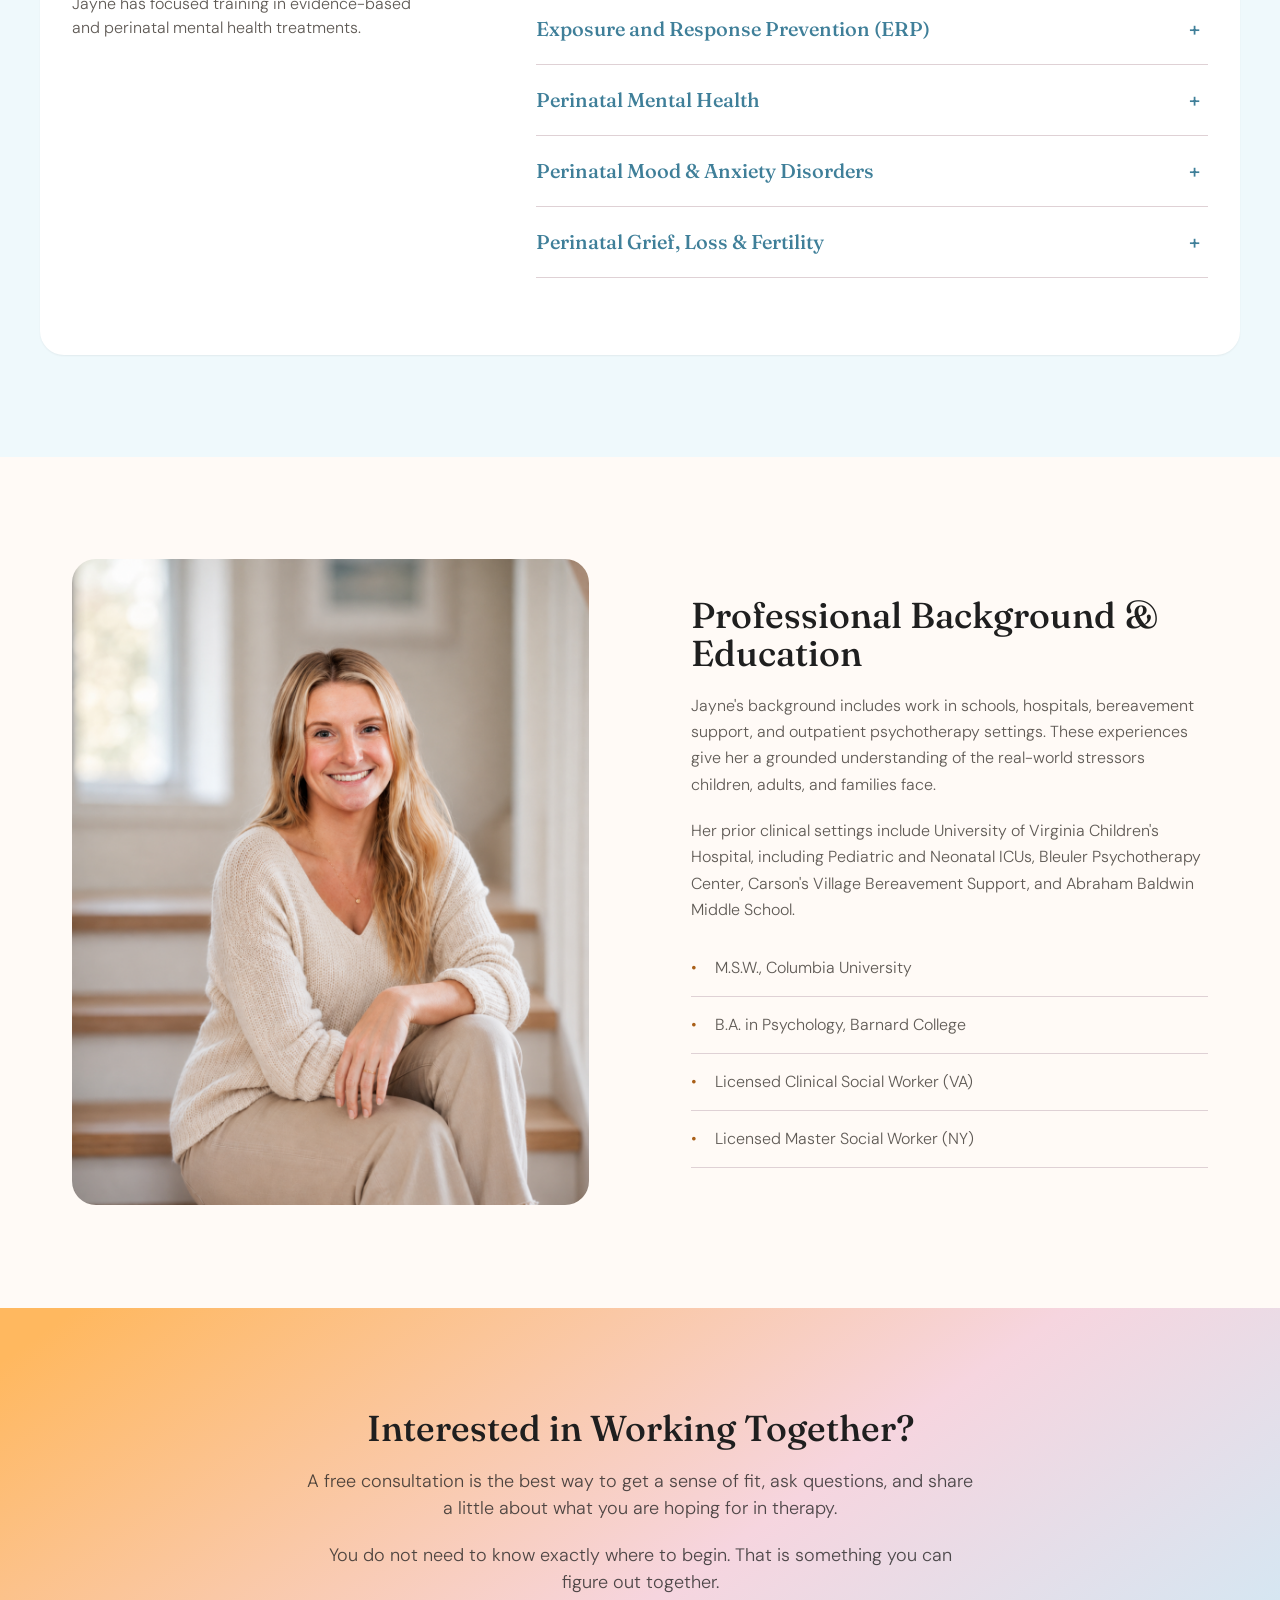
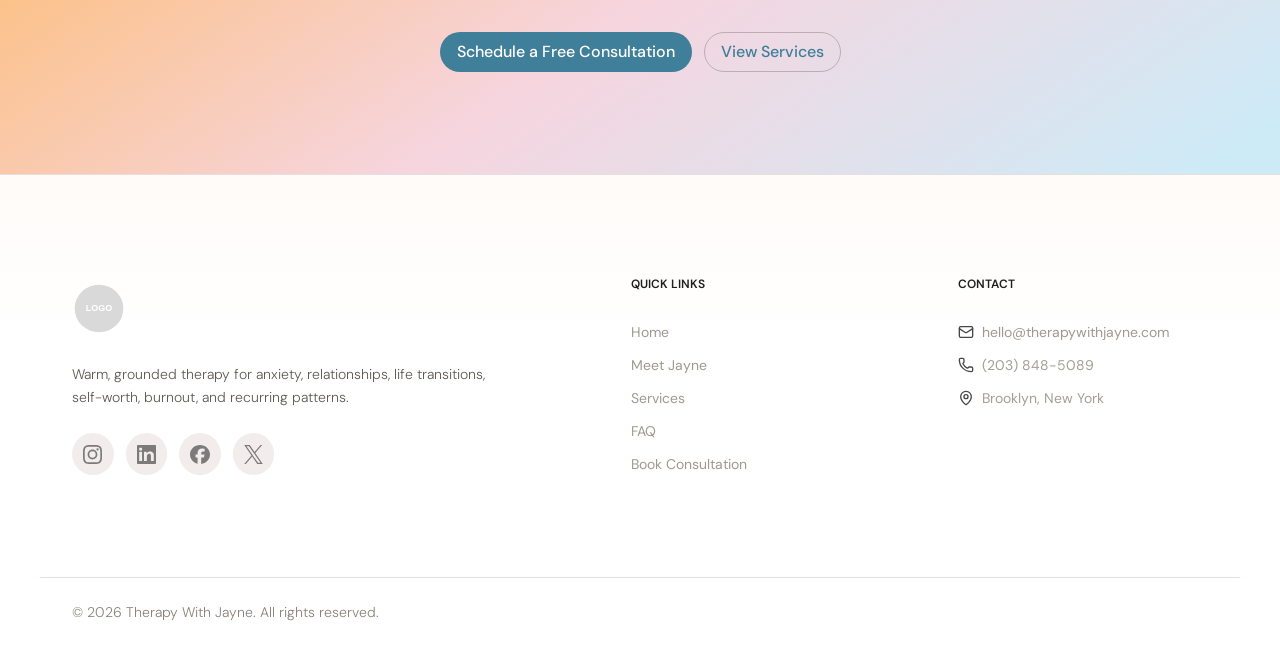
<file: meet-jayne.html>
<!doctype html>
<html lang="en">
  <head>
    <meta charset="utf-8">
    <meta name="viewport" content="width=device-width, initial-scale=1">
    <meta name="description" content="Meet Jayne Reel, LMSW, PMH-C, and learn about her approach, specialized training, and professional background.">
    <title>About Jayne Reel, LMSW, PMH-C | Therapy With Jayne</title>
    <link rel="icon" type="image/png" href="assets/images/favicon.png">
    <link rel="apple-touch-icon" href="assets/images/favicon.png">
    <link rel="stylesheet" href="styles.css">
  </head>
  <body>
    <header class="site-header">
      <nav class="site-nav" aria-label="Main navigation">
        <a class="site-logo" href="index.html" aria-label="Therapy With Jayne home" aria-current="page">
          <img src="assets/images/logo-placeholder.svg" alt="Therapy With Jayne">
        </a>

        <button class="nav-toggle" type="button" aria-controls="main-nav-menu" aria-expanded="false" aria-label="Open main menu">
          <span></span>
          <span></span>
          <span></span>
        </button>

        <div class="nav-links" id="main-nav-menu">
          <a href="meet-jayne.html" aria-current="page">Meet Jayne</a>
          <a href="services.html">Services</a>
          <a href="faq.html">FAQ</a>
          <a class="button button-primary nav-cta" href="book-consultation.html">Book Consultation</a>
        </div>
      </nav>
    </header>

    <main class="about-page">
      <section class="about-hero" aria-labelledby="about-hero-heading">
        <div class="container about-intro-layout">
          <figure class="about-intro-portrait">
            <img src="assets/images/Jayne-headshot-ai.png" alt="Portrait of Jayne Reel">
          </figure>
          <div class="stack about-hero-copy">
            <h1 id="about-hero-heading">About Jayne Reel, <em>LMSW, PMH-C</em></h1>
            <p class="about-lede">A warm, encouraging therapist specializing in anxiety, OCD, and perinatal mental health.</p>
            <p>Jayne Reel, LMSW, PMH-C, works with kids, teens, and adults who are navigating anxiety, OCD, perinatal mental health concerns, grief, fertility challenges, and major life transitions.</p>
            <p>Her style is steady, practical, and relational. She helps clients build insight, reduce distress, and develop coping tools that can carry into daily life.</p>
          </div>
        </div>
      </section>

      <section class="about-section-block therapy-style" aria-labelledby="therapy-style-heading">
        <div class="container therapy-style-editorial">
          <div class="therapy-style-intro stack">
            <h2 id="therapy-style-heading">Jayne's Approach to Therapy</h2>
            <p>Jayne's approach is warm, collaborative, and practical. She helps clients understand what is happening beneath the surface while also building tools they can use outside of sessions.</p>
          </div>
          <div class="approach-feature">
            <p class="approach-feature-text">Therapy may be structured and skills-based, more reflective and exploratory, or a mix of both depending on your goals.</p>
            <div class="approach-rows">
              <article>
                <h3>Evidence-based</h3>
                <p>Jayne draws from CBT, ERP, perinatal psychotherapy, and body-based approaches for anxiety, OCD, perinatal mental health, and mood concerns.</p>
              </article>
              <article>
                <h3>Goal-directed</h3>
                <p>The work stays connected to what you want to change, while leaving room for complexity, emotion, and the pace of real life.</p>
              </article>
              <article>
                <h3>Affirming</h3>
                <p>As a queer therapist, Jayne offers identity-affirming care for LGBTQIA+ clients and families.</p>
              </article>
            </div>
          </div>
        </div>
      </section>

      <section class="about-section-block credentials-section" aria-labelledby="credentials-heading">
        <div class="container credentials-card">
          <div class="stack credentials-heading">
            <h2 id="credentials-heading">Specialized Training</h2>
            <p class="text-secondary">Jayne has focused training in evidence-based and perinatal mental health treatments.</p>
          </div>
          <div class="training-list">
            <details>
              <summary>Cognitive Behavioral Therapy (CBT)</summary>
              <p>CBT helps clients understand the connection between thoughts, feelings, body sensations, and behavior. Jayne uses CBT to support clients with anxiety, OCD, mood concerns, stress, and patterns that feel hard to interrupt.</p>
            </details>
            <details>
              <summary>Exposure and Response Prevention (ERP)</summary>
              <p>ERP is the gold-standard treatment for OCD. It helps clients gradually face feared thoughts, sensations, or situations while practicing new responses that reduce compulsions and reassurance cycles over time.</p>
            </details>
            <details>
              <summary>Perinatal Mental Health</summary>
              <p>Jayne is certified in Perinatal Mental Health through Postpartum Support International and has advanced training in perinatal psychotherapy. She supports clients during pregnancy, postpartum, and the transition into parenthood.</p>
            </details>
            <details>
              <summary>Perinatal Mood &amp; Anxiety Disorders</summary>
              <p>Jayne has training through The Seleni Institute in perinatal mood and anxiety disorders, including the emotional, behavioral, and body-based experiences that can arise during pregnancy and postpartum.</p>
            </details>
            <details>
              <summary>Perinatal Grief, Loss &amp; Fertility</summary>
              <p>Jayne has training in perinatal grief and loss through The Seleni Institute and supports clients navigating reproductive loss, fertility challenges, birth trauma, and the complexity of building a family.</p>
            </details>
          </div>
        </div>
      </section>

      <section class="about-section-block path-section" aria-labelledby="path-heading">
        <div class="container path-layout">
          <figure class="path-portrait">
            <img src="assets/images/Jayne-headshot-ai-stairs.png" alt="Jayne Reel in a relaxed office setting">
          </figure>
          <div class="stack path-copy">
            <h2 id="path-heading">Professional Background &amp; Education</h2>
            <p>Jayne's background includes work in schools, hospitals, bereavement support, and outpatient psychotherapy settings. These experiences give her a grounded understanding of the real-world stressors children, adults, and families face.</p>
            <p>Her prior clinical settings include University of Virginia Children's Hospital, including Pediatric and Neonatal ICUs, Bleuler Psychotherapy Center, Carson's Village Bereavement Support, and Abraham Baldwin Middle School.</p>
            <ul class="credentials-list path-credentials">
              <li>M.S.W., Columbia University</li>
              <li>B.A. in Psychology, Barnard College</li>
              <li>Licensed Clinical Social Worker (VA)</li>
              <li>Licensed Master Social Worker (NY)</li>
            </ul>
          </div>
        </div>
      </section>

      <section class="about-final-cta" aria-labelledby="final-cta-heading">
        <div class="container stack">
          <h2 id="final-cta-heading">Interested in Working Together?</h2>
          <p>A free consultation is the best way to get a sense of fit, ask questions, and share a little about what you are hoping for in therapy.</p>
          <p>You do not need to know exactly where to begin. That is something you can figure out together.</p>
          <div class="cluster final-cta-actions">
            <a class="button button-primary" href="book-consultation.html">Schedule a Free Consultation</a>
            <a class="button button-outline" href="services.html">View Services</a>
          </div>
        </div>
      </section>
    </main>

    <footer class="site-footer">
      <div class="container footer-layout">
        <div class="footer-brand">
          <a class="footer-logo" href="index.html" aria-label="Therapy With Jayne home">
            <img src="assets/images/logo-placeholder.svg" alt="Therapy With Jayne">
          </a>
          <p>
            Warm, grounded therapy for anxiety, relationships, life transitions, self-worth, burnout, and recurring patterns.
          </p>
          <div class="social-links" aria-label="Social links">
            <a href="https://www.instagram.com/therapywithjayne/" aria-label="Therapy With Jayne on Instagram">
              <img src="assets/icons/instagram.svg" alt="" aria-hidden="true">
            </a>
            <a href="https://www.linkedin.com/in/jayne-reel/" aria-label="Jayne Reel on LinkedIn">
              <img src="assets/icons/linkedin.svg" alt="" aria-hidden="true">
            </a>
            <a href="https://www.facebook.com/therapywithjayne/" aria-label="Therapy With Jayne on Facebook">
              <img src="assets/icons/facebook.svg" alt="" aria-hidden="true">
            </a>
            <a href="https://x.com/therapywithjayne" aria-label="Therapy With Jayne on X">
              <img src="assets/icons/x.svg" alt="" aria-hidden="true">
            </a>
          </div>
        </div>

        <nav class="footer-nav" aria-label="Footer navigation">
          <h2 class="footer-heading">Quick Links</h2>
          <a href="index.html">Home</a>
          <a href="meet-jayne.html" aria-current="page">Meet Jayne</a>
          <a href="services.html">Services</a>
          <a href="faq.html">FAQ</a>
          <a href="book-consultation.html">Book Consultation</a>
        </nav>

        <div class="footer-contact">
          <h2 class="footer-heading">Contact</h2>
          <a class="footer-email" href="mailto:hello@therapywithjayne.com">
            <img src="assets/icons/mail.svg" alt="" aria-hidden="true">
            hello@therapywithjayne.com
          </a>
          <span class="footer-phone">
            <img src="assets/icons/phone.svg" alt="" aria-hidden="true">
            (203) 848-5089
          </span>
          <span class="footer-address">
            <img src="assets/icons/map-pin.svg" alt="" aria-hidden="true">
            Brooklyn, New York
          </span> 
        </div>

      </div>
      <div class="container footer-bottom">
        <p>&copy; 2026 Therapy With Jayne. All rights reserved.</p>
      </div>
    </footer>
    <script src="nav.js"></script>
  </body>
</html>
</file>
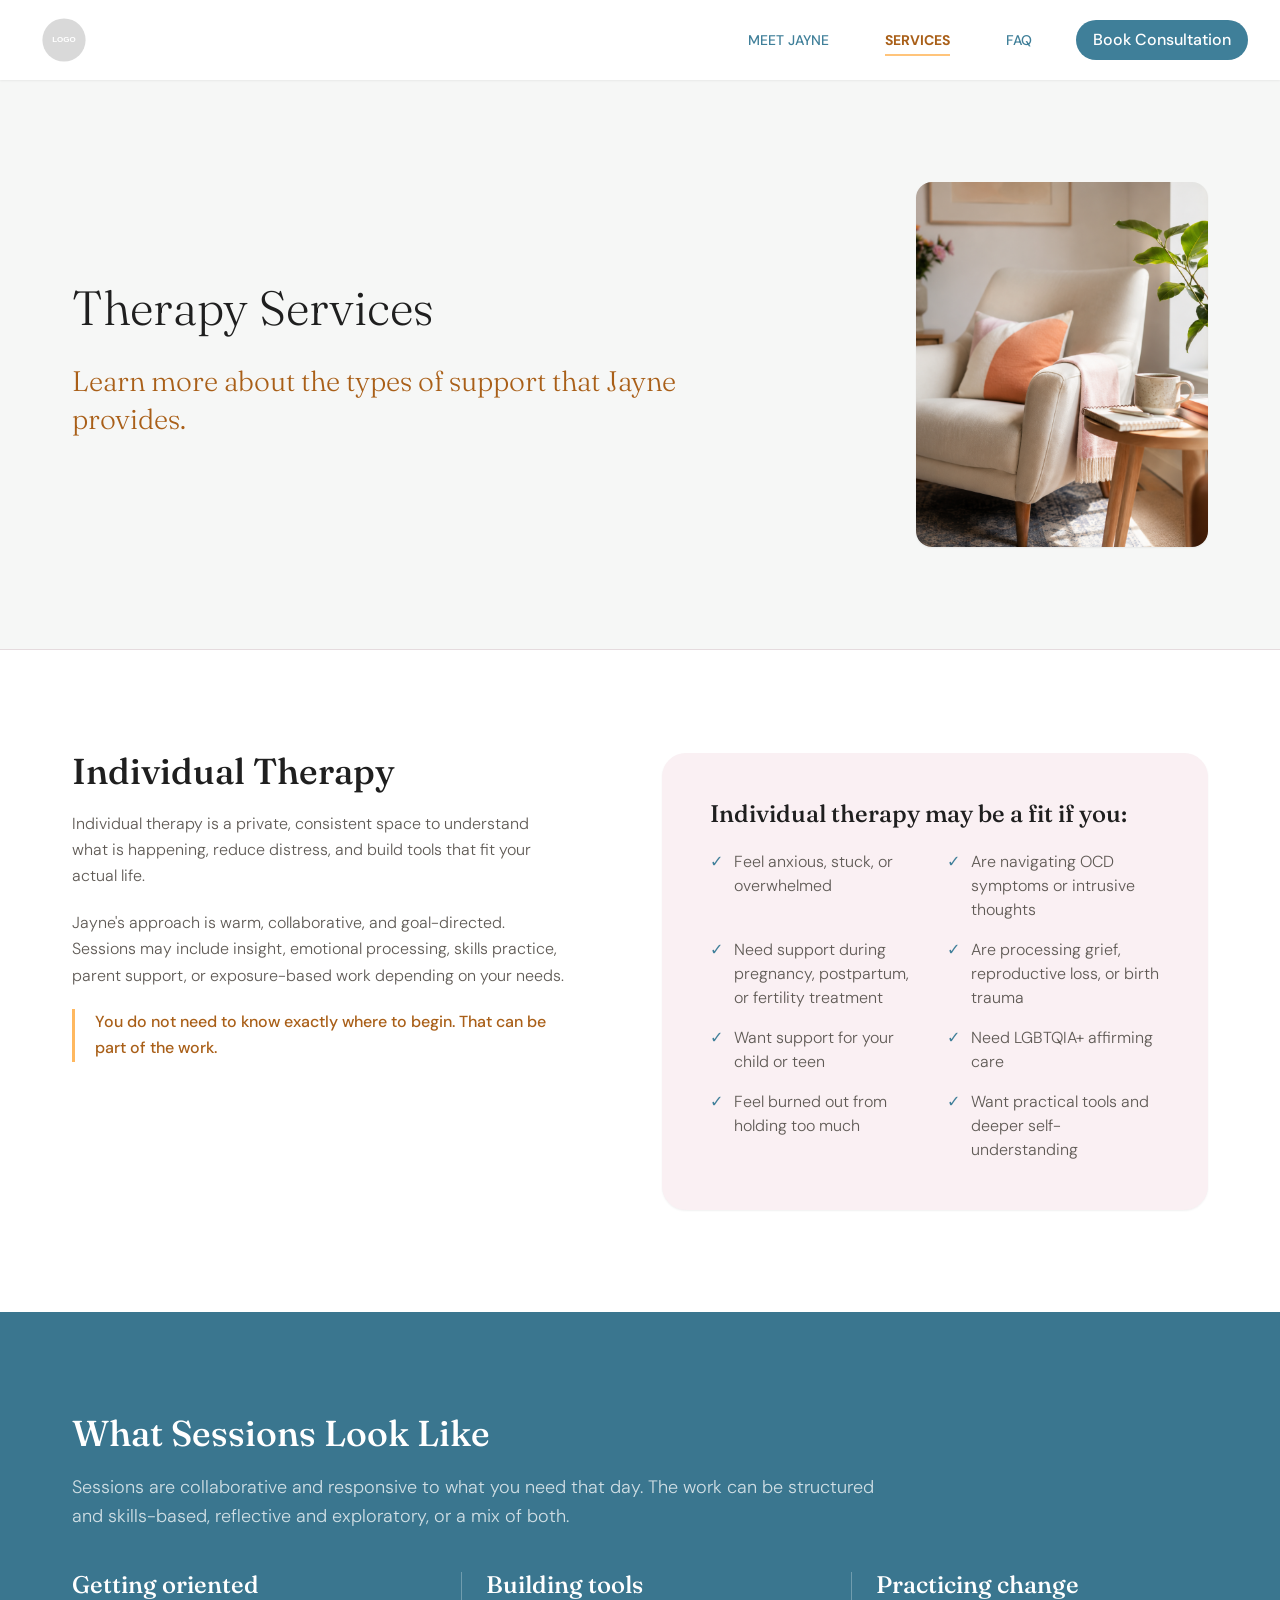
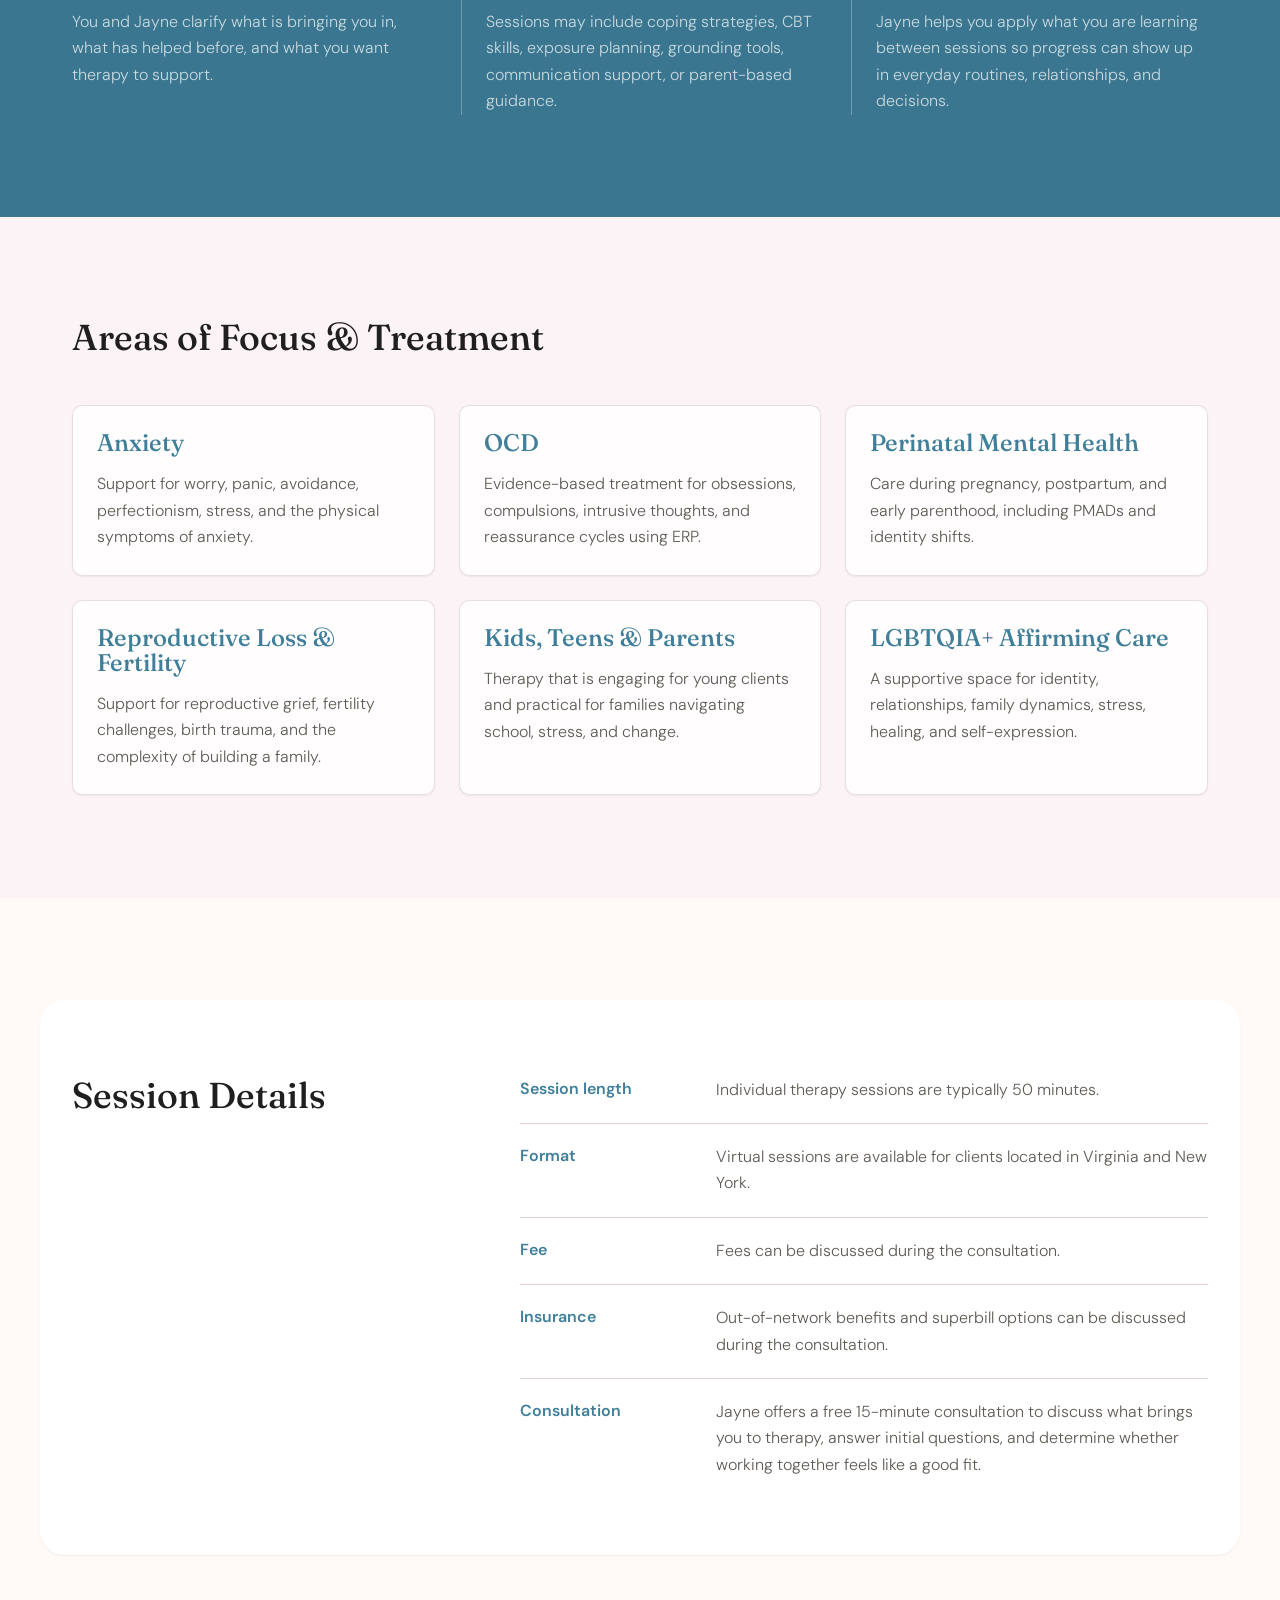
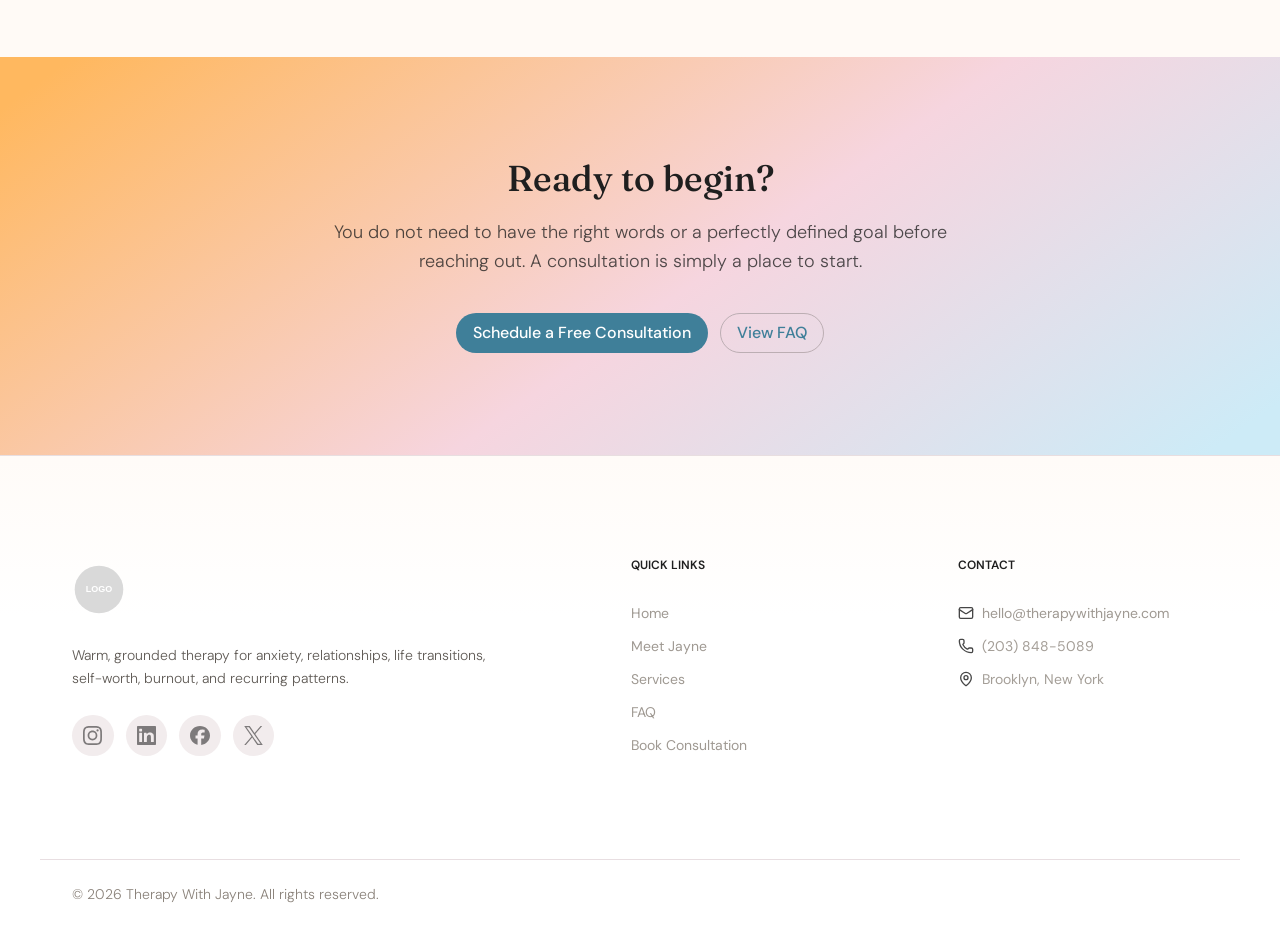
<file: services.html>
<!doctype html>
<html lang="en">
  <head>
    <meta charset="utf-8">
    <meta name="viewport" content="width=device-width, initial-scale=1">
    <meta name="description" content="Individual therapy services for anxiety, OCD, perinatal mental health, grief, fertility challenges, relationships, and life transitions.">
    <title>Therapy Services | Therapy With Jayne</title>
    <link rel="icon" type="image/png" href="assets/images/favicon.png">
    <link rel="apple-touch-icon" href="assets/images/favicon.png">
    <link rel="stylesheet" href="styles.css">
  </head>
  <body>
    <header class="site-header">
      <nav class="site-nav" aria-label="Main navigation">
        <a class="site-logo" href="index.html" aria-label="Therapy With Jayne home">
          <img src="assets/images/logo-placeholder.svg" alt="Therapy With Jayne">
        </a>

        <button class="nav-toggle" type="button" aria-controls="main-nav-menu" aria-expanded="false" aria-label="Open main menu">
          <span></span>
          <span></span>
          <span></span>
        </button>

        <div class="nav-links" id="main-nav-menu">
          <a href="meet-jayne.html">Meet Jayne</a>
          <a href="services.html" aria-current="page">Services</a>
          <a href="faq.html">FAQ</a>
          <a class="button button-primary nav-cta" href="book-consultation.html">Book Consultation</a>
        </div>
      </nav>
    </header>

    <main class="services-page">
      <section class="services-hero" aria-labelledby="services-heading">
        <div class="container services-hero-layout">
          <div class="services-hero-copy stack">
            <h1 id="services-heading">Therapy Services</h1>
            <p class="services-lede">
              Learn more about the types of support that Jayne provides.
            </p>
            <!-- <div class="cluster services-actions">
              <a class="button button-primary" href="book-consultation.html">Schedule a Free Consultation</a>
              <a class="button button-outline" href="meet-jayne.html">Learn About Jayne</a>
            </div> -->
          </div>
          <figure class="services-hero-image" aria-hidden="true">
            <img src="assets/images/therapy-chair.png" alt="">
          </figure>
        </div>
      </section>

      <section class="services-primary" aria-labelledby="individual-therapy-heading">
        <div class="container services-primary-layout">
          <div class="stack services-primary-copy">
            <h2 id="individual-therapy-heading">Individual Therapy</h2>
            <p>
              Individual therapy is a private, consistent space to understand what is happening, reduce
              distress, and build tools that fit your actual life.
            </p>
            <p>
              Jayne's approach is warm, collaborative, and goal-directed. Sessions may include insight,
              emotional processing, skills practice, parent support, or exposure-based work depending on
              your needs.
            </p>
            <p class="service-fit-note">
              You do not need to know exactly where to begin. That can be part of the work.
            </p>
          </div>
          <aside class="support-list" aria-labelledby="support-list-heading">
            <h3 id="support-list-heading">Individual therapy may be a fit if you:</h3>
            <ul>
              <li>Feel anxious, stuck, or overwhelmed</li>
              <li>Are navigating OCD symptoms or intrusive thoughts</li>
              <li>Need support during pregnancy, postpartum, or fertility treatment</li>
              <li>Are processing grief, reproductive loss, or birth trauma</li>
              <li>Want support for your child or teen</li>
              <li>Need LGBTQIA+ affirming care</li>
              <li>Feel burned out from holding too much</li>
              <li>Want practical tools and deeper self-understanding</li>
            </ul>
          </aside>
        </div>
      </section>

      <section class="sessions-section" aria-labelledby="sessions-heading">
        <div class="container sessions-layout">
          <div class="stack sessions-intro">
            <h2 id="sessions-heading">What Sessions Look Like</h2>
            <p>
              Sessions are collaborative and responsive to what you need that day. The work can be structured
              and skills-based, reflective and exploratory, or a mix of both.
            </p>
          </div>
          <div class="session-list">
            <article>
              <h3>Getting oriented</h3>
              <p>
                You and Jayne clarify what is bringing you in, what has helped before, and what you want
                therapy to support.
              </p>
            </article>
            <article>
              <h3>Building tools</h3>
              <p>
                Sessions may include coping strategies, CBT skills, exposure planning, grounding tools,
                communication support, or parent-based guidance.
              </p>
            </article>
            <article>
              <h3>Practicing change</h3>
              <p>
                Jayne helps you apply what you are learning between sessions so progress can show up in
                everyday routines, relationships, and decisions.
              </p>
            </article>
          </div>
        </div>
      </section>

      <section class="services-focus" aria-labelledby="focus-heading">
        <div class="container">
          <div class="services-section-heading stack">
            <h2 id="focus-heading">Areas of Focus &amp; Treatment</h2>
          </div>
          <div class="focus-grid">
            <article class="focus-item">
              <h3>Anxiety</h3>
              <p>Support for worry, panic, avoidance, perfectionism, stress, and the physical symptoms of anxiety.</p>
            </article>
            <article class="focus-item">
              <h3>OCD</h3>
              <p>Evidence-based treatment for obsessions, compulsions, intrusive thoughts, and reassurance cycles using ERP.</p>
            </article>
            <article class="focus-item">
              <h3>Perinatal Mental Health</h3>
              <p>Care during pregnancy, postpartum, and early parenthood, including PMADs and identity shifts.</p>
            </article>
            <article class="focus-item">
              <h3>Reproductive Loss &amp; Fertility</h3>
              <p>Support for reproductive grief, fertility challenges, birth trauma, and the complexity of building a family.</p>
            </article>
            <article class="focus-item">
              <h3>Kids, Teens &amp; Parents</h3>
              <p>Therapy that is engaging for young clients and practical for families navigating school, stress, and change.</p>
            </article>
            <article class="focus-item">
              <h3>LGBTQIA+ Affirming Care</h3>
              <p>A supportive space for identity, relationships, family dynamics, stress, healing, and self-expression.</p>
            </article>
          </div>
        </div>
      </section>

      <section class="session-details-section" aria-labelledby="details-heading">
        <div class="container session-details-card">
          <div class="stack details-heading">
            <h2 id="details-heading">Session Details</h2>
          </div>
          <dl class="session-details-list">
            <div>
              <dt>Session length</dt>
              <dd>Individual therapy sessions are typically 50 minutes.</dd>
            </div>
            <div>
              <dt>Format</dt>
              <dd>Virtual sessions are available for clients located in Virginia and New York.</dd>
            </div>
            <div>
              <dt>Fee</dt>
              <dd>Fees can be discussed during the consultation.</dd>
            </div>
            <div>
              <dt>Insurance</dt>
              <dd>Out-of-network benefits and superbill options can be discussed during the consultation.</dd>
            </div>
            <div>
              <dt>Consultation</dt>
              <dd>Jayne offers a free 15-minute consultation to discuss what brings you to therapy, answer initial questions, and determine whether working together feels like a good fit.</dd>
            </div>
          </dl>
        </div>
      </section>

      <section class="services-final-cta" aria-labelledby="services-final-heading">
        <div class="container stack">
          <h2 id="services-final-heading">Ready to begin?</h2>
          <p>
            You do not need to have the right words or a perfectly defined goal before reaching out. A
            consultation is simply a place to start.
          </p>
          <div class="cluster final-cta-actions">
            <a class="button button-primary" href="book-consultation.html">Schedule a Free Consultation</a>
            <a class="button button-outline" href="faq.html">View FAQ</a>
          </div>
        </div>
      </section>
    </main>

    <footer class="site-footer">
      <div class="container footer-layout">
        <div class="footer-brand">
          <a class="footer-logo" href="index.html" aria-label="Therapy With Jayne home">
            <img src="assets/images/logo-placeholder.svg" alt="Therapy With Jayne">
          </a>
          <p>
            Warm, grounded therapy for anxiety, relationships, life transitions, self-worth, burnout, and recurring patterns.
          </p>
          <div class="social-links" aria-label="Social links">
            <a href="https://www.instagram.com/therapywithjayne/" aria-label="Therapy With Jayne on Instagram">
              <img src="assets/icons/instagram.svg" alt="" aria-hidden="true">
            </a>
            <a href="https://www.linkedin.com/in/jayne-reel/" aria-label="Jayne Reel on LinkedIn">
              <img src="assets/icons/linkedin.svg" alt="" aria-hidden="true">
            </a>
            <a href="https://www.facebook.com/therapywithjayne/" aria-label="Therapy With Jayne on Facebook">
              <img src="assets/icons/facebook.svg" alt="" aria-hidden="true">
            </a>
            <a href="https://x.com/therapywithjayne" aria-label="Therapy With Jayne on X">
              <img src="assets/icons/x.svg" alt="" aria-hidden="true">
            </a>
          </div>
        </div>

        <nav class="footer-nav" aria-label="Footer navigation">
          <h2 class="footer-heading">Quick Links</h2>
          <a href="index.html">Home</a>
          <a href="meet-jayne.html">Meet Jayne</a>
          <a href="services.html" aria-current="page">Services</a>
          <a href="faq.html">FAQ</a>
          <a href="book-consultation.html">Book Consultation</a>
        </nav>

        <div class="footer-contact">
          <h2 class="footer-heading">Contact</h2>
          <a class="footer-email" href="mailto:hello@therapywithjayne.com">
            <img src="assets/icons/mail.svg" alt="" aria-hidden="true">
            hello@therapywithjayne.com
          </a>
          <span class="footer-phone">
            <img src="assets/icons/phone.svg" alt="" aria-hidden="true">
            (203) 848-5089
          </span>
          <span class="footer-address">
            <img src="assets/icons/map-pin.svg" alt="" aria-hidden="true">
            Brooklyn, New York
          </span> 
        </div>

      </div>
      <div class="container footer-bottom">
        <p>&copy; 2026 Therapy With Jayne. All rights reserved.</p>
      </div>
    </footer>
    <script src="nav.js"></script>
  </body>
</html>
</file>
<file: styles.css>
@import url("https://fonts.googleapis.com/css2?family=DM+Sans:ital,opsz,wght@0,9..40,300;0,9..40,400;0,9..40,500;0,9..40,600&family=Playfair+Display:ital,wght@0,400;0,500;1,400&display=swap");
@import url("https://fonts.googleapis.com/css2?family=DM+Sans:ital,opsz,wght@0,9..40,300;0,9..40,400;0,9..40,500;0,9..40,600&family=Fraunces:ital,opsz,wght@0,9..144,400;0,9..144,500;0,9..144,600;1,9..144,400&display=swap");

* {
  box-sizing: border-box;
}

section {
  min-height: 100vh;
  scroll-margin-top: 5rem;
}
/*test*/

/* =========================================================
   DESIGN SYSTEM
   Source of truth for brand, spacing, typography, UI states
   ========================================================= */

/* -----------------------------
   1. Design Tokens
----------------------------- */

:root {
  /* Brand */
  --color-brand-primary: #3f7f99;
  --color-brand-secondary: #a95f18;
  --color-brand-accent: #b86885;
  --color-brand-primary-soft: #cdebf7;
  --color-brand-secondary-soft: #ffb85f;
  --color-brand-accent-soft: #f6d5df;
  --color-brand-gradient: linear-gradient(145deg, #ffb85f 4%, #f6d5df 55%, #cdebf7 96%);

  /* Neutrals */
  --color-bg: #fffaf6;
  --color-surface: #ffffff;
  --color-surface-muted: #faf0f3;

  --color-text-primary: #1f1f1f;
  --color-text-secondary: #5f5a55;
  --color-text-muted: #8a827a;
  --color-text-inverse: #ffffff;

  --color-border: #dfd1d5;
  --color-border-strong: #bcaeb3;

  /* Semantic Colors */
  --color-success: #2e7d4f;
  --color-warning: #b7791f;
  --color-error: #b42318;
  --color-info: #2b5c8a;

  /* Typography */
  --font-family-base: "DM Sans", system-ui, -apple-system, BlinkMacSystemFont, "Segoe UI", sans-serif;
  /* --font-family-heading: "Playfair Display", Georgia, "Times New Roman", Times, serif; */
  --font-family-heading: "Fraunces", Georgia, "Times New Roman", Times, serif;
  --font-family-mono: "SFMono-Regular", Consolas, "Liberation Mono", monospace;

  --font-size-2xs: 0.625rem;  /* 10px */
  --font-size-xs: 0.75rem;     /* 12px */
  --font-size-sm: 0.875rem;    /* 14px */
  --font-size-md: 1rem;        /* 16px */
  --font-size-lg: 1.125rem;    /* 18px */
  --font-size-xl: 1.25rem;     /* 20px */
  --font-size-2xl: 1.5rem;     /* 24px */
  --font-size-3xl: 1.875rem;   /* 30px */
  --font-size-4xl: 2.25rem;    /* 36px */
  --font-size-5xl: 3rem;       /* 48px */
  --font-size-display: 3.75rem; /* 60px */

  --line-height-tight: 1.05;
  --line-height-base: 1.5;
  --line-height-loose: 1.65;

  --font-weight-light: 300;
  --font-weight-regular: 400;
  --font-weight-medium: 500;
  --font-weight-semibold: 600;
  --font-weight-bold: 700;

  /* Spacing */
  --space-0: 0;
  --space-1: 0.25rem;   /* 4px */
  --space-2: 0.5rem;    /* 8px */
  --space-3: 0.75rem;   /* 12px */
  --space-4: 1rem;      /* 16px */
  --space-5: 1.25rem;   /* 20px */
  --space-6: 1.5rem;    /* 24px */
  --space-8: 2rem;      /* 32px */
  --space-10: 2.5rem;   /* 40px */
  --space-12: 3rem;     /* 48px */
  --space-16: 4rem;     /* 64px */

  /* Border Radius */
  --radius-xs: 0.25rem;
  --radius-sm: 0.375rem;
  --radius-md: 0.625rem;
  --radius-lg: 1rem;
  --radius-xl: 1.5rem;
  --radius-full: 999px;

  /* Shadows */
  --shadow-sm: 0 1px 2px rgb(0 0 0 / 0.06);
  --shadow-md: 0 4px 12px rgb(0 0 0 / 0.08);
  --shadow-lg: 0 12px 32px rgb(0 0 0 / 0.12);

  /* Layout */
  --container-sm: 640px;
  --container-md: 960px;
  --container-lg: 1200px;
  --container-xl: 1440px;

  /* Motion */
  --transition-fast: 120ms ease;
  --transition-base: 180ms ease;
  --transition-slow: 280ms ease;

  /* Z-Index */
  --z-dropdown: 1000;
  --z-sticky: 1100;
  --z-modal: 1200;
  --z-toast: 1300;
}


/* -----------------------------
   2. Global Base Styles
----------------------------- */

* {
  box-sizing: border-box;
}

html {
  background: var(--color-surface);
  font-size: 16px;
}

body {
  margin: 0;
  background: var(--color-bg);
  color: var(--color-text-primary);
  font-family: var(--font-family-base);
  font-size: var(--font-size-md);
  font-weight: var(--font-weight-light);
  line-height: var(--line-height-base);
}

img,
svg {
  display: block;
  max-width: 100%;
}

button,
input,
textarea,
select {
  font: inherit;
}

a {
  color: inherit;
}


/* -----------------------------
   3. Site Navigation
----------------------------- */

.site-header {
  background: var(--color-surface);
  box-shadow: var(--shadow-sm);
  position: fixed;
  right: 0;
  left: 0;
  top: 0;
  z-index: var(--z-sticky);
}

main {
  padding-top: 5rem;
}

.site-nav {
  display: flex;
  align-items: center;
  justify-content: space-between;
  gap: var(--space-6);
  width: min(100%, var(--container-xl));
  min-height: 5rem;
  margin-inline: auto;
  padding-inline: var(--space-8);
}

.site-logo {
  display: inline-flex;
  align-items: center;
  flex: 0 0 auto;
  padding: var(--space-1) var(--space-2);
  border-radius: var(--radius-lg);
}

/* .site-logo[aria-current="page"] {
  background: color-mix(in srgb, var(--color-brand-secondary-soft) 32%, transparent);
} */

.site-logo img {
  width: auto;
  height: 3rem;
}

.nav-links {
  display: flex;
  align-items: center;
  flex-wrap: wrap;
  justify-content: flex-end;
  gap: var(--space-8);
  margin-left: auto;
}

.nav-links a:not(.button) {
  color: var(--color-brand-primary);
  padding: var(--space-2) var(--space-3);
  border-radius: var(--radius-full);
  font-size: var(--font-size-sm);
  font-weight: var(--font-weight-medium);
  text-decoration: underline;
  text-decoration-color: transparent;
  text-decoration-thickness: 0.1rem;
  text-underline-offset: 0.55rem;
  text-transform: uppercase;
  transition:
    color var(--transition-base),
    text-decoration-color var(--transition-base);
}

.nav-links a:not(.button):hover,
.nav-links a:not(.button):focus-visible {
  color: color-mix(in srgb, var(--color-brand-primary) 82%, black);
  background: transparent;
  text-decoration-color: color-mix(in srgb, var(--color-brand-primary-soft) 70%, transparent);
}

.nav-links a[aria-current="page"] {
  text-decoration-color: color-mix(in srgb, var(--color-brand-secondary-soft) 82%, transparent);
  text-decoration-thickness: 0.12rem;
  color: var(--color-brand-secondary);
  background: transparent;
  box-shadow: none;
  font-weight: var(--font-weight-bold);
}

.nav-links a[aria-current="page"]:hover,
.nav-links a[aria-current="page"]:focus-visible {
  color: color-mix(in srgb, var(--color-brand-secondary) 88%, black);
  background: transparent;
  text-decoration-color: color-mix(in srgb, var(--color-brand-secondary-soft) 90%, transparent);
}

.nav-cta {
  flex: 0 0 auto;
}

.nav-toggle {
  display: none;
}

@media (max-width: 768px) {
  .site-header {
    box-shadow: var(--shadow-md);
  }

  .site-nav {
    position: relative;
    min-height: 4.5rem;
    gap: var(--space-3);
    padding-inline: var(--space-4);
  }

  main {
    padding-top: 4.5rem;
  }

  .site-logo {
    padding-inline: 0;
  }

  .site-logo img {
    height: 2.75rem;
  }

  .nav-toggle {
    position: relative;
    display: inline-flex;
    align-items: center;
    justify-content: center;
    flex: 0 0 auto;
    width: 2.75rem;
    height: 2.75rem;
    margin-left: auto;
    padding: 0;
    border: 0;
    background: transparent;
    color: var(--color-brand-primary);
    cursor: pointer;
  }

  .nav-toggle:hover,
  .nav-toggle:focus-visible,
  .nav-toggle:active {
    background: transparent;
    box-shadow: none;
    outline: none;
  }

  .nav-toggle span {
    position: absolute;
    width: 1.15rem;
    height: 0.125rem;
    border-radius: var(--radius-full);
    background: currentColor;
    transition:
      transform var(--transition-base),
      opacity var(--transition-fast);
  }

  .nav-toggle span:nth-child(1) {
    transform: translateY(-0.38rem);
  }

  .nav-toggle span:nth-child(3) {
    transform: translateY(0.38rem);
  }

  .site-nav[data-nav-open="true"] .nav-toggle span:nth-child(1) {
    transform: rotate(45deg);
  }

  .site-nav[data-nav-open="true"] .nav-toggle span:nth-child(2) {
    opacity: 0;
  }

  .site-nav[data-nav-open="true"] .nav-toggle span:nth-child(3) {
    transform: rotate(-45deg);
  }

  .nav-links {
    position: absolute;
    top: calc(100% - 0.25rem);
    right: var(--space-4);
    left: auto;
    display: flex;
    align-items: stretch;
    flex-direction: column;
    flex-wrap: nowrap;
    gap: var(--space-2);
    width: min(24rem, calc(100vw - var(--space-8)));
    margin-left: 0;
    padding: var(--space-4);
    border: 1px solid color-mix(in srgb, var(--color-border) 78%, transparent);
    border-radius: var(--radius-md);
    background: color-mix(in srgb, var(--color-surface) 96%, var(--color-bg));
    box-shadow: var(--shadow-lg);
    opacity: 0;
    pointer-events: none;
    transform: translateY(-0.5rem);
    visibility: hidden;
    transition:
      opacity var(--transition-base),
      transform var(--transition-base),
      visibility var(--transition-base);
  }

  .site-nav[data-nav-open="true"] .nav-links {
    opacity: 1;
    pointer-events: auto;
    transform: translateY(0);
    visibility: visible;
  }

  .nav-links a:not(.button) {
    display: flex;
    min-height: 2.75rem;
    align-items: center;
    padding: var(--space-3) var(--space-4);
    border-radius: var(--radius-sm);
    text-decoration: none;
  }
/* 
  .nav-links a:not(.button):hover,
  .nav-links a:not(.button):focus-visible,
  .nav-links a[aria-current="page"] {
    background: color-mix(in srgb, var(--color-brand-primary-soft) 26%, transparent);
  } */

  .nav-cta {
    width: 100%;
    justify-content: center;
    margin-top: var(--space-2);
  }
}

@media (max-width: 520px) {
  .nav-links {
    right: var(--space-4);
    left: var(--space-4);
    width: auto;
  }
}


/* -----------------------------
   4. Site Footer
----------------------------- */

.site-footer {
  background:
    linear-gradient(180deg, color-mix(in srgb, var(--color-bg) 80%, white), var(--color-surface) 34%),
    var(--color-surface);
  border-top: 1px solid color-mix(in srgb, var(--color-border) 72%, transparent);
  color: var(--color-text-secondary);
}

.footer-layout {
  display: grid;
  grid-template-columns: minmax(18rem, 1.35fr) repeat(2, minmax(10rem, 0.7fr));
  gap: clamp(2.5rem, 6vw, 5.5rem);
  padding-block: clamp(4rem, 8vw, 6.5rem);
}

.footer-brand,
.footer-nav,
.footer-contact {
  display: flex;
  flex-direction: column;
  align-items: flex-start;
}

.footer-brand {
  gap: var(--space-6);
  max-width: 26rem;
}

.footer-logo {
  display: inline-flex;
  width: fit-content;
  padding: var(--space-1) 0;
}

.footer-logo img {
  width: auto;
  height: 3.35rem;
}

.footer-brand p {
  margin: 0;
  font-size: var(--font-size-sm);
  line-height: var(--line-height-loose);
}

.footer-heading {
  margin: 0 0 var(--space-5);
  color: var(--color-text-primary);
  font-family: var(--font-family-base);
  font-size: var(--font-size-xs);
  font-weight: var(--font-weight-semibold);
  letter-spacing: 0;
  line-height: 1;
  text-transform: uppercase;
}

.footer-nav,
.footer-contact {
  gap: var(--space-3);
}

.footer-nav a,
.footer-contact a {
  color: color-mix(in srgb, var(--color-text-muted) 82%, white);
  font-size: var(--font-size-sm);
  font-weight: var(--font-weight-regular);
  text-decoration: none;
  transition: color var(--transition-base);
}

.footer-nav a:hover,
.footer-nav a:focus-visible,
.footer-contact a:hover,
.footer-contact a:focus-visible {
  color: var(--color-text-primary);
  text-decoration: underline;
  text-underline-offset: 0.3rem;
}

.footer-nav a[aria-current="page"] {
  color: color-mix(in srgb, var(--color-text-muted) 82%, white);
  font-weight: var(--font-weight-regular);
}

.footer-contact span {
  color: color-mix(in srgb, var(--color-text-muted) 78%, white);
  font-size: var(--font-size-sm);
  font-weight: var(--font-weight-regular);
  line-height: var(--line-height-base);
}

.footer-email, .footer-phone, .footer-address {
  display: inline-flex;
  align-items: center;
  gap: var(--space-2);
}

.footer-email img, .footer-phone img, .footer-address img{
  width: 1rem;
  height: 1rem;
  opacity: 0.72;
}

.social-links {
  display: flex;
  flex-wrap: wrap;
  gap: var(--space-3);
}

.social-links a {
  display: inline-flex;
  align-items: center;
  justify-content: center;
  width: 2.6rem;
  height: 2.6rem;
  border: 0;
  border-radius: var(--radius-full);
  background: color-mix(in srgb, var(--color-border) 42%, white);
  transition:
    background var(--transition-base),
    opacity var(--transition-base),
    transform var(--transition-fast);
}

.social-links a:hover,
.social-links a:focus-visible {
  background: color-mix(in srgb, var(--color-border-strong) 32%, white);
  transform: translateY(-1px);
}

.social-links img {
  width: 1.2rem;
  height: 1.2rem;
  filter: grayscale(1);
  opacity: 0.48;
}

.footer-bottom {
  padding-block: var(--space-6);
  border-top: 1px solid color-mix(in srgb, var(--color-border) 70%, transparent);
}

.footer-bottom p {
  margin: 0;
  color: var(--color-text-muted);
  font-size: var(--font-size-sm);
}

@media (max-width: 960px) {
  .footer-layout {
    grid-template-columns: repeat(2, minmax(0, 1fr));
  }

  .footer-brand {
    max-width: none;
  }
}

@media (max-width: 640px) {
  .footer-layout {
    grid-template-columns: 1fr;
    gap: var(--space-10);
    padding-block: var(--space-12);
  }

  .footer-logo img {
    height: 3rem;
  }
}


/* -----------------------------
   4. Hero
----------------------------- */

.hero {
  position: relative;
  isolation: isolate;
  display: flex;
  align-items: center;
  overflow: hidden;
  min-height: calc(100vh - 5rem);
  padding-block: clamp(4.5rem, 8vw, 7rem);
}

.hero::before,
.hero::after {
  position: absolute;
  z-index: -1;
  content: "";
  pointer-events: none;
}

.hero::before {
  top: 8%;
  left: -5rem;
  width: 16rem;
  aspect-ratio: 1;
  border-radius: 41% 59% 66% 34% / 53% 38% 62% 47%;
  background: color-mix(in srgb, var(--color-brand-accent-soft) 72%, transparent);
  transform: rotate(-18deg);
}

.hero::after {
  right: 3%;
  bottom: 4%;
  width: 8rem;
  aspect-ratio: 1;
  border: 0.75rem solid color-mix(in srgb, var(--color-brand-secondary-soft) 52%, transparent);
  border-radius: 50%;
  box-shadow:
    0 0 0 0.75rem var(--color-bg),
    0 0 0 1rem color-mix(in srgb, var(--color-brand-primary-soft) 72%, transparent);
}

.hero-layout {
  position: relative;
  display: grid;
  grid-template-columns: minmax(0, 1fr) minmax(18rem, 0.72fr);
  gap: clamp(3rem, 7vw, 6rem);
  align-items: center;
}

.hero-copy {
  z-index: 1;
  grid-column: 1;
  grid-row: 1;
  min-width: 0;
  max-width: 43rem;
  gap: var(--space-5);
}

.hero-copy h1 {
  max-width: 42rem;
}

.hero-copy p {
  max-width: 39rem;
  margin: 0;
  line-height: var(--line-height-loose);
}

.hero-copy .cluster {
  margin-top: var(--space-2);
}

.hero-image-frame {
  grid-column: 2;
  grid-row: 1;
  width: min(100%, 27rem);
  aspect-ratio: 4 / 5;
  justify-self: end;
  overflow: hidden;
  border: 1px solid var(--color-border);
  border-radius: 46% 54% 42% 58% / 58% 43% 57% 42%;
  background: var(--color-surface-muted);
  box-shadow: var(--shadow-sm);
}

.hero-image-frame img {
  width: 100%;
  height: 100%;
  object-fit: cover;
  object-position: center 25%;
}

@media (max-width: 960px) {
  .hero {
    min-height: auto;
    padding-block: var(--space-12);
  }

  .hero-layout {
    grid-template-columns: minmax(0, 1fr) minmax(14rem, 0.62fr);
    gap: var(--space-8);
  }

  .hero-copy {
    grid-column: 1;
    max-width: 100%;
  }

  .hero-copy h1 {
    font-size: var(--font-size-4xl);
  }

  .hero-image-frame {
    grid-column: 2;
    width: 100%;
  }
}

@media (max-width: 700px) {
  .hero-layout {
    grid-template-columns: 1fr;
    gap: var(--space-8);
  }

  .hero-copy,
  .hero-image-frame {
    grid-column: 1;
    grid-row: auto;
  }

  .hero-image-frame {
    justify-self: center;
    width: min(100%, 28rem);
  }
}

@media (max-width: 560px) {
  .hero {
    padding-block: var(--space-10);
  }

  .hero-copy h1 {
    font-size: var(--font-size-3xl);
  }

  .hero-image-frame {
    width: 100%;
  }
}


/* -----------------------------
   5. About
----------------------------- */

.about-section {
  min-height: auto;
  padding-block: var(--space-16);
  background: var(--color-surface);
}

.about-layout {
  display: grid;
  grid-template-columns: minmax(16rem, 0.85fr) minmax(0, 1fr);
  gap: var(--space-16);
  align-items: start;
}

.about-media {
  position: relative;
  overflow: hidden;
  aspect-ratio: 4 / 5;
  border-radius: var(--radius-full) var(--radius-full) var(--radius-md) var(--radius-md);
  background: var(--color-surface-muted);
  box-shadow:
    -0.9rem 0.9rem 0 color-mix(in srgb, var(--color-brand-secondary-soft) 38%, white),
    var(--shadow-sm);
}

.about-media::before {
  content: "";
  position: absolute;
  inset: var(--space-4);
  border: 1px solid color-mix(in srgb, var(--color-brand-secondary) 70%, transparent);
  border-radius: inherit;
  pointer-events: none;
  z-index: 1;
}

.about-media img {
  width: 100%;
  height: 100%;
  object-fit: cover;
  object-position: center 20%;
}

.about-content {
  padding-block: var(--space-4);
  gap: var(--space-5);
}

.about-content h1,
.about-content h2 {
  color: var(--color-text-primary);
  max-width: 46rem;
  margin-bottom: var(--space-6);
}

.about-content h1 span:nth-of-type(1),
.about-content h2 span:nth-of-type(1) {
  color: var(--color-brand-primary);
}

.about-content h1 span:nth-of-type(2),
.about-content h2 span:nth-of-type(2) {
  color: var(--color-brand-secondary);
}

.about-content p {
  max-width: 44rem;
  margin: 0;
  line-height: var(--line-height-loose);
}

.about-list {
  color: var(--color-text-secondary);
  max-width: 44rem;
  font-size: var(--font-size-md);
  line-height: var(--line-height-loose);
}

.about-list p {
  margin-block: 0 var(--space-2);
}

.about-list ul {
  margin: 0;
  padding-left: var(--space-6);
}

.about-list li::marker {
  color: var(--color-brand-secondary);
}

@media (max-width: 900px) {
  .about-section {
    padding-block: var(--space-12);
  }

  .about-layout {
    grid-template-columns: 1fr;
    gap: var(--space-10);
  }

  .about-media {
    width: min(100%, 28rem);
    justify-self: center;
  }
}

@media (max-width: 560px) {
  .about-section {
    padding-block: var(--space-10);
  }

  .about-content h1,
  .about-content h2 {
    font-size: var(--font-size-3xl);
  }
}


/* -----------------------------
   6. Services
----------------------------- */

.services-section {
  min-height: auto;
  padding-block: var(--space-16);
  background: color-mix(in srgb, var(--color-brand-accent-soft) 34%, white);
}

.services-panel {
  display: grid;
  gap: var(--space-10);
  padding-block: var(--space-4);
}

.services-header {
  max-width: var(--container-md);
}

.services-header h1,
.services-header h2 {
  color: var(--color-text-primary);
}

.services-header p {
  max-width: 46rem;
  margin: 0;
  line-height: var(--line-height-loose);
}

.services-list {
  display: grid;
  grid-template-columns: repeat(2, minmax(0, 1fr));
  gap: var(--space-5);
  color: var(--color-text-secondary);
}

.services-list ul {
  display: grid;
  margin: 0;
  padding: 0;
  list-style: none;
}

.services-list li {
  position: relative;
  padding: var(--space-3) var(--space-3) var(--space-3) var(--space-8);
  border-bottom: 1px dashed color-mix(in srgb, var(--color-brand-accent) 24%, transparent);
  line-height: var(--line-height-base);
}

.services-list li::before {
  position: absolute;
  top: 1.15rem;
  left: 0.2rem;
  width: 0.55rem;
  aspect-ratio: 1;
  border-radius: 62% 38% 55% 45% / 44% 58% 42% 56%;
  background: var(--color-brand-accent);
  content: "";
  transform: rotate(18deg);
}

.services-list li:last-child {
  border-bottom: 0;
}

@media (max-width: 768px) {
  .services-section {
    padding-block: var(--space-12);
  }

  .services-panel {
    padding-block: var(--space-2);
  }

  .services-list {
    grid-template-columns: 1fr;
    gap: var(--space-3);
  }
}

@media (max-width: 560px) {
  .services-section {
    padding-block: var(--space-10);
  }

  .services-panel {
    padding-block: 0;
  }
}


/* -----------------------------
   Home Page
----------------------------- */

.home-page {
  --home-final-gradient: linear-gradient(90deg, #ffb85f 0%, #f6d5df 55%, #cdebf7 100%);
}

.home-page section {
  min-height: auto;
}

.home-wave {
  --wave-from: var(--color-bg);
  --wave-to: var(--color-surface);
  height: clamp(2.75rem, 4.5vw, 4.75rem);
  margin-block: -1px;
  overflow: hidden;
  background: var(--wave-to);
  color: var(--wave-from);
  line-height: 0;
}

.home-wave svg {
  display: block;
  width: 100%;
  height: 100%;
}

.home-wave path {
  fill: currentColor;
}

.home-wave--welcome {
  --wave-from: var(--color-bg);
  --wave-to: var(--color-surface);
}

.home-wave--reasons {
  --wave-from: var(--color-surface);
  --wave-to: color-mix(in srgb, var(--color-brand-accent-soft) 22%, white);
}

.home-wave--feels-like {
  --wave-from: color-mix(in srgb, var(--color-brand-accent-soft) 22%, white);
  --wave-to: var(--color-surface);
}

.home-wave--meet {
  --wave-from: var(--color-surface);
  --wave-to: color-mix(in srgb, var(--color-brand-primary-soft) 22%, var(--color-bg));
}

.home-wave--final {
  --wave-from: color-mix(in srgb, var(--color-brand-primary-soft) 22%, var(--color-bg));
  --wave-to: var(--home-final-gradient);
}

.home-welcome,
.home-reasons,
.home-feels-like,
.home-meet,
.home-final-cta {
  padding-block: clamp(4.5rem, 8vw, 7rem);
}

.home-welcome {
  background:
    radial-gradient(circle at 12% 24%, color-mix(in srgb, var(--color-brand-primary-soft) 42%, transparent) 0 6rem, transparent 6.1rem),
    var(--color-surface);
}

.home-welcome-layout {
  max-width: 56rem;
  margin-inline: auto;
  text-align: center;
}

.home-welcome-layout h2 {
  max-width: 46rem;
  margin-inline: auto;
}

.home-welcome-copy,
.home-section-heading,
.home-meet-copy,
.home-final-cta .container {
  gap: var(--space-6);
}

.home-section-heading p,
.home-welcome-layout p,
.home-meet-copy p,
.home-final-cta p {
  max-width: 44rem;
  margin: 0;
  color: var(--color-text-secondary);
  font-size: var(--font-size-lg);
  line-height: var(--line-height-loose);
}

.home-welcome-layout p {
  margin-inline: auto;
}

.home-reasons {
  background:
    radial-gradient(circle at 88% 8rem, color-mix(in srgb, var(--color-brand-secondary-soft) 34%, transparent) 0 7.25rem, transparent 7.35rem),
    color-mix(in srgb, var(--color-brand-accent-soft) 22%, white);
}

.home-section-heading {
  max-width: 52rem;
  margin-bottom: clamp(2rem, 5vw, 3.5rem);
}

.home-reasons .home-section-heading {
  max-width: 43rem;
  margin-inline: auto;
  text-align: center;
}

.home-reasons .home-section-heading p {
  margin-inline: auto;
}

.home-reason-panel {
  display: grid;
  gap: var(--space-10);
  align-items: start;
  max-width: 62rem;
  margin-inline: auto;
}

.home-reason-list {
  display: grid;
  grid-template-columns: repeat(3, minmax(0, 1fr));
  gap: var(--space-4);
  margin: 0;
  padding: 0;
  list-style: none;
}

.home-reason-list li {
  display: flex;
  align-items: center;
  gap: var(--space-4);
  min-height: 100%;
  padding: var(--space-5);
  border: 1px solid color-mix(in srgb, var(--color-brand-accent) 16%, transparent);
  border-radius: var(--radius-md);
  background: color-mix(in srgb, var(--color-surface) 74%, transparent);
  color: var(--color-text-secondary);
  line-height: var(--line-height-base);
  box-shadow: var(--shadow-sm);
}

.home-reason-list li::before {
  flex: 0 0 auto;
  width: 0.55rem;
  aspect-ratio: 1;
  border-radius: 62% 38% 55% 45% / 44% 58% 42% 56%;
  background: var(--color-brand-accent);
  content: "";
  transform: rotate(18deg);
}

.home-reason-panel .button {
  width: fit-content;
  justify-self: center;
}

.home-feels-like {
  background: var(--color-surface);
}

.home-pillar-grid {
  display: grid;
  grid-template-columns: repeat(3, minmax(0, 1fr));
  gap: var(--space-5);
}

.home-pillar {
  min-height: 100%;
  padding: clamp(1.35rem, 3vw, 2rem);
  border-top: 3px solid color-mix(in srgb, var(--color-brand-primary) 64%, transparent);
  background: color-mix(in srgb, var(--color-surface-muted) 42%, white);
}

.home-pillar h3 {
  margin-bottom: var(--space-4);
  color: var(--color-brand-primary);
  font-size: var(--font-size-2xl);
}

.home-pillar p {
  margin: 0;
  color: var(--color-text-secondary);
  line-height: var(--line-height-loose);
}

.home-meet {
  overflow: hidden;
  background: color-mix(in srgb, var(--color-brand-primary-soft) 22%, var(--color-bg));
}

.home-meet-layout {
  display: grid;
  grid-template-columns: minmax(13rem, 0.42fr) minmax(0, 1fr);
  gap: clamp(2.5rem, 7vw, 6rem);
  align-items: center;
}

.home-meet-image {
  position: relative;
  margin: 0;
}

.home-meet-image::after {
  position: absolute;
  inset: var(--space-5) calc(var(--space-5) * -1) calc(var(--space-5) * -1) var(--space-5);
  z-index: -1;
  border-radius: var(--radius-xl);
  background: var(--color-brand-secondary-soft);
  content: "";
  opacity: 0.44;
}

.home-meet-image img {
  width: 100%;
  max-height: 34rem;
  aspect-ratio: 4 / 5;
  object-fit: cover;
  object-position: center 18%;
  border-radius: var(--radius-xl);
  box-shadow: var(--shadow-sm);
}

.home-meet-copy {
  gap: var(--space-6);
}

.home-final-cta {
  background: var(--home-final-gradient);
  text-align: center;
}

.home-final-cta .container {
  align-items: center;
  max-width: 46rem;
}

.home-final-cta p {
  color: color-mix(in srgb, var(--color-text-primary) 78%, transparent);
}

@media (max-width: 900px) {
  .home-meet-layout {
    grid-template-columns: 1fr;
  }

  .home-meet-image {
    width: min(100%, 30rem);
    justify-self: center;
  }

  .home-pillar-grid {
    grid-template-columns: 1fr;
  }

  .home-reason-list {
    grid-template-columns: repeat(2, minmax(0, 1fr));
  }

}

@media (max-width: 560px) {
  .home-page h2 {
    font-size: var(--font-size-3xl);
  }

  .home-welcome,
  .home-reasons,
  .home-feels-like,
  .home-meet,
  .home-final-cta {
    padding-block: var(--space-12);
  }

  .home-section-heading {
    gap: var(--space-5);
    margin-bottom: var(--space-8);
  }

  .home-reason-list {
    grid-template-columns: 1fr;
  }

  .home-reason-list li {
    padding-block: var(--space-4);
  }

  .home-reason-panel .button,
  .home-final-cta .button,
  .hero-copy .button {
    width: 100%;
  }

  .home-final-cta .final-cta-actions,
  .hero-copy .cluster {
    align-items: stretch;
    flex-direction: column;
    width: 100%;
  }
}


/* -----------------------------
   7. FAQ
----------------------------- */

.faq-section {
  min-height: calc(100vh - 5rem);
  padding-block: var(--space-16);
  background: var(--color-bg);
}

.faq-layout {
  display: grid;
  grid-template-columns: 15rem minmax(0, 1fr);
  gap: var(--space-12);
  align-items: start;
}

.faq-intro {
  position: sticky;
  top: 8rem;
}

.faq-intro h1 {
  font-size: var(--font-size-display);
}

.faq-list {
  display: grid;
}

.faq-list details {
  border-bottom: 1px solid var(--color-border);
}

.faq-list summary {
  position: relative;
  padding: var(--space-6) var(--space-10) var(--space-6) 0;
  color: var(--color-text-primary);
  font-size: var(--font-size-lg);
  font-weight: var(--font-weight-medium);
  list-style: none;
  cursor: pointer;
}

.faq-list summary::-webkit-details-marker {
  display: none;
}

.faq-list summary::after {
  position: absolute;
  top: 50%;
  right: var(--space-2);
  width: var(--space-3);
  height: var(--space-3);
  border-right: 1px solid var(--color-brand-primary);
  border-bottom: 1px solid var(--color-brand-primary);
  content: "";
  transform: translateY(-70%) rotate(45deg);
  transition: transform var(--transition-base);
}

.faq-list details[open] summary::after {
  transform: translateY(-25%) rotate(225deg);
}

.faq-list summary:hover,
.faq-list summary:focus-visible {
  color: var(--color-brand-primary);
}

.faq-list summary:focus-visible {
  outline: 3px solid color-mix(in srgb, var(--color-brand-primary-soft) 82%, transparent);
  outline-offset: -3px;
}

.faq-answer {
  padding: 0 var(--space-10) var(--space-6) 0;
  color: var(--color-text-secondary);
}

.faq-answer p {
  margin: 0;
  line-height: var(--line-height-loose);
}

.faq-answer p + p {
  margin-top: var(--space-4);
}

.faq-answer ul {
  margin: var(--space-3) 0 0;
  padding-left: var(--space-5);
}

.faq-answer li {
  line-height: var(--line-height-loose);
}

.faq-answer li + li {
  margin-top: var(--space-2);
}

.faq-answer a {
  color: var(--color-brand-primary);
  text-decoration: underline;
  text-decoration-thickness: 0.08rem;
  text-underline-offset: 0.2em;
}

.faq-answer a:hover,
.faq-answer a:focus-visible {
  color: color-mix(in srgb, var(--color-brand-primary) 82%, black);
}

.faq-answer p + ul,
.faq-answer ul + p {
  margin-top: var(--space-4);
}

@media (max-width: 800px) {
  .faq-section {
    padding-block: var(--space-12);
  }

  .faq-layout {
    grid-template-columns: 1fr;
    gap: var(--space-6);
  }

  .faq-intro {
    position: static;
  }
}

@media (max-width: 560px) {
  .faq-section {
    padding-block: var(--space-10);
  }

  .faq-intro h1 {
    font-size: var(--font-size-4xl);
  }
}

/* -----------------------------
   7. Typography Utilities
----------------------------- */

.h1,
h1 {
  font-family: var(--font-family-heading);
  font-size: var(--font-size-5xl);
  line-height: var(--line-height-tight);
  font-weight: var(--font-weight-light);
  margin: 0;
}

.h2,
h2 {
  font-family: var(--font-family-heading);
  font-size: var(--font-size-4xl);
  line-height: var(--line-height-tight);
  font-weight: var(--font-weight-medium);
  margin: 0;
}

.h3,
h3 {
  font-family: var(--font-family-heading);
  font-size: var(--font-size-3xl);
  line-height: var(--line-height-tight);
  font-weight: var(--font-weight-medium);
  margin: 0;
}

.h4,
h4 {
  font-family: var(--font-family-heading);
  font-size: var(--font-size-2xl);
  line-height: var(--line-height-tight);
  font-weight: var(--font-weight-medium);
  margin: 0;
}

.display {
  font-family: var(--font-family-heading);
  font-size: var(--font-size-display);
  line-height: var(--line-height-tight);
  font-weight: var(--font-weight-light);
  margin: 0;
}

.italic-accent {
  color: var(--color-brand-primary);
  font-family: var(--font-family-heading);
  font-size: var(--font-size-xl);
  font-style: italic;
  font-weight: var(--font-weight-regular);
  margin: 0;
}

.overline {
  color: var(--color-text-secondary);
  font-size: var(--font-size-2xs);
  font-weight: var(--font-weight-semibold);
  letter-spacing: 0;
  margin: 0;
  text-transform: uppercase;
}

.text-xs {
  font-size: var(--font-size-xs);
}

.text-sm {
  font-size: var(--font-size-sm);
}

.text-md {
  font-size: var(--font-size-md);
}

.text-lg {
  font-size: var(--font-size-lg);
}

.text-xl {
  font-size: var(--font-size-xl);
}

.text-medium {
  font-weight: var(--font-weight-medium);
}

.text-muted {
  color: var(--color-text-muted);
}

.text-secondary {
  color: var(--color-text-secondary);
}


/* -----------------------------
   8. Layout Utilities
----------------------------- */

.container {
  width: min(100%, var(--container-lg));
  margin-inline: auto;
  padding-inline: var(--space-8);
}

.stack {
  display: flex;
  flex-direction: column;
  gap: var(--space-8);
}

.cluster {
  display: flex;
  flex-wrap: wrap;
  gap: var(--space-3);
  align-items: center;
}

.grid {
  display: grid;
  gap: var(--space-6);
}

.grid-2 {
  grid-template-columns: repeat(2, minmax(0, 1fr));
}

.grid-3 {
  grid-template-columns: repeat(3, minmax(0, 1fr));
}

@media (max-width: 768px) {
  .grid-2,
  .grid-3 {
    grid-template-columns: 1fr;
  }
}


/* -----------------------------
   9. Buttons
----------------------------- */

.button {
  display: inline-flex;
  align-items: center;
  justify-content: center;
  gap: var(--space-2);
  min-height: 2.5rem;
  padding: 0 var(--space-4);
  border: 1px solid transparent;
  border-radius: var(--radius-full);
  font-weight: var(--font-weight-medium);
  text-decoration: none;
  cursor: pointer;
  transition:
    background var(--transition-base),
    color var(--transition-base),
    border-color var(--transition-base),
    box-shadow var(--transition-base),
    transform var(--transition-fast);
}

.button:hover {
  transform: translateY(-1px);
}

.button:focus-visible {
  outline: 3px solid color-mix(in srgb, var(--color-brand-primary) 35%, transparent);
  outline-offset: 2px;
}

.button-primary {
  background: var(--color-brand-primary);
  color: var(--color-text-inverse);
}

.button-primary:hover {
  background: color-mix(in srgb, var(--color-brand-primary) 88%, black);
}

.button-secondary {
  background: var(--color-brand-secondary);
  color: var(--color-text-primary);
}

.button-secondary:hover {
  background: color-mix(in srgb, var(--color-brand-secondary) 88%, black);
}

.button-outline {
  background: transparent;
  color: var(--color-brand-primary);
  border-color: var(--color-border-strong);
}

.button-outline:hover {
  background: var(--color-surface-muted);
}


/* -----------------------------
   10. Cards / Surfaces
----------------------------- */

.card {
  background: var(--color-surface);
  border: 1px solid var(--color-border);
  border-radius: var(--radius-lg);
  padding: var(--space-6);
  box-shadow: var(--shadow-sm);
}

.card-elevated {
  box-shadow: var(--shadow-md);
}

.panel {
  background: var(--color-surface-muted);
  border-radius: var(--radius-xl);
  padding: var(--space-8);
}


/* -----------------------------
   About Page
----------------------------- */

.about-page section {
  min-height: auto;
}

.about-page em {
  color: var(--color-brand-primary);
  font-weight: inherit;
}

.about-hero,
.about-intro,
.about-section-block,
.about-final-cta {
  padding-block: clamp(4rem, 8vw, 7.5rem);
}

.about-hero {
  padding-block: clamp(4rem, 8vw, 7rem);
  border-bottom: 1px solid color-mix(in srgb, var(--color-border) 70%, transparent);
  background: color-mix(in srgb, var(--color-brand-primary-soft) 20%, var(--color-bg));
}

.about-hero-copy {
  max-width: 48rem;
  gap: var(--space-5);
}

.about-hero-copy h1 {
  max-width: 42rem;
}

.about-lede {
  max-width: 42rem;
  color: var(--color-brand-secondary);
  font-family: var(--font-family-heading);
  font-size: clamp(1.35rem, 2.2vw, 1.8rem);
  line-height: 1.35;
  margin: var(--space-2) 0;
}

.about-hero-copy p:not(.about-lede) {
  margin: 0;
  color: var(--color-text-secondary);
  font-size: var(--font-size-lg);
  line-height: var(--line-height-loose);
}

.about-intro {
  background: var(--color-bg);
}

.about-intro-layout {
  display: grid;
  grid-template-columns: minmax(12rem, 0.42fr) minmax(0, 1fr);
  gap: clamp(2rem, 6vw, 5rem);
  align-items: center;
}

.about-intro-portrait {
  margin: 0;
}

.about-intro-portrait img {
  width: 100%;
  aspect-ratio: 1;
  object-fit: cover;
  object-position: center 20%;
  border-radius: var(--radius-full);
  box-shadow:
    0 0 0 0.75rem color-mix(in srgb, var(--color-brand-accent-soft) 42%, transparent),
    var(--shadow-sm);
}

.about-intro-copy {
  max-width: 44rem;
  gap: var(--space-5);
}

.about-intro-copy p {
  margin: 0;
  color: var(--color-text-secondary);
  font-size: var(--font-size-lg);
  line-height: var(--line-height-loose);
}

.therapy-style {
  background: var(--color-surface);
  border-block: 1px solid color-mix(in srgb, var(--color-border) 70%, transparent);
}

.therapy-style-layout {
  display: grid;
  grid-template-columns: minmax(15rem, 0.72fr) minmax(0, 1.28fr);
  gap: clamp(3rem, 8vw, 7rem);
  align-items: start;
}

.therapy-style-editorial {
  display: grid;
  grid-template-columns: minmax(16rem, 0.8fr) minmax(0, 1.2fr);
  gap: clamp(3rem, 8vw, 7rem);
  align-items: start;
}

.therapy-style-intro {
  max-width: 52rem;
}

.therapy-style-intro h2 {
  color: var(--color-text-primary);
}

.therapy-style-intro p {
  margin: 0;
  color: var(--color-text-secondary);
  font-size: var(--font-size-lg);
  line-height: var(--line-height-loose);
}

.approach-feature {
  display: grid;
  gap: var(--space-8);
}

.approach-feature-text {
  margin: 0;
  color: var(--color-brand-secondary);
  font-family: var(--font-family-heading);
  font-size: clamp(1.35rem, 2vw, 1.8rem);
  line-height: 1.45;
}

.approach-rows {
  display: grid;
  border-top: 1px solid var(--color-border);
}

.approach-rows article {
  display: grid;
  grid-template-columns: minmax(8rem, 0.34fr) minmax(0, 1fr);
  gap: var(--space-6);
  padding-block: var(--space-5);
  border-bottom: 1px solid var(--color-border);
}

.approach-rows h3 {
  margin: 0;
  color: var(--color-brand-primary);
  font-size: var(--font-size-xl);
}

.approach-rows p {
  margin: 0;
  color: var(--color-text-secondary);
  line-height: var(--line-height-loose);
}

.who-section {
  background: var(--color-surface);
}

.who-layout,
.path-layout,
.approach-layout {
  display: grid;
  grid-template-columns: repeat(2, minmax(0, 1fr));
  gap: clamp(3rem, 8vw, 7rem);
  align-items: center;
}

.who-copy {
  gap: var(--space-6);
}

.who-copy > p {
  margin: 0;
}

.who-closing {
  padding-left: var(--space-5);
  border-left: 3px solid var(--color-brand-secondary-soft);
  color: var(--color-brand-secondary);
  font-weight: var(--font-weight-medium);
}

.who-card {
  padding: clamp(2rem, 5vw, 3.5rem);
  border-radius: var(--radius-xl);
  background: var(--color-surface-muted);
  box-shadow: var(--shadow-sm);
}

.who-card > p {
  margin: 0 0 var(--space-5);
  font-weight: var(--font-weight-medium);
}

.check-list,
.credentials-list {
  display: grid;
  gap: var(--space-4);
  margin: 0;
  padding: 0;
  list-style: none;
}

.check-list li {
  position: relative;
  padding-left: var(--space-8);
  color: var(--color-text-secondary);
}

.check-list li::before {
  position: absolute;
  left: 0;
  color: var(--color-brand-primary);
  content: "✓";
  font-weight: var(--font-weight-semibold);
}

.path-section {
  background: var(--color-bg);
}

.path-portrait {
  position: relative;
  margin: 0;
}

.path-portrait::after {
  position: absolute;
  inset: var(--space-5) calc(var(--space-5) * -1) calc(var(--space-5) * -1) var(--space-5);
  z-index: -1;
  border-radius: var(--radius-xl);
  background: var(--color-brand-secondary-soft);
  content: "";
  opacity: 0.48;
}

.path-portrait img {
  width: 100%;
  max-height: 42rem;
  aspect-ratio: 4 / 5;
  object-fit: cover;
  border-radius: var(--radius-xl);
}

.path-copy {
  gap: var(--space-5);
}

.path-copy p {
  color: var(--color-text-secondary);
  line-height: var(--line-height-loose);
  margin: 0;
}

.approach-section {
  background: var(--color-surface);
}

.approach-layout {
  align-items: start;
}

.approach-intro {
  position: sticky;
  top: 8rem;
  gap: var(--space-6);
}

.approach-intro p {
  margin: 0;
}

.approach-list {
  border-top: 1px solid var(--color-border);
}

.approach-list details {
  border-bottom: 1px solid var(--color-border);
}

.approach-list summary {
  position: relative;
  padding: var(--space-6) var(--space-10) var(--space-6) 0;
  cursor: pointer;
  font-family: var(--font-family-heading);
  font-size: var(--font-size-xl);
  font-weight: var(--font-weight-medium);
  list-style: none;
}

.approach-list summary::-webkit-details-marker {
  display: none;
}

.approach-list summary::after {
  position: absolute;
  right: var(--space-2);
  color: var(--color-brand-primary);
  content: "+";
  font-family: var(--font-family-base);
}

.approach-list details[open] summary::after {
  content: "−";
}

.approach-list details p {
  max-width: 42rem;
  padding: 0 var(--space-8) var(--space-6) 0;
  color: var(--color-text-secondary);
  line-height: var(--line-height-loose);
  margin: 0;
}

.credentials-section {
  background: color-mix(in srgb, var(--color-brand-primary-soft) 32%, white);
}

.credentials-card {
  display: grid;
  grid-template-columns: minmax(15rem, 0.7fr) minmax(0, 1.3fr);
  gap: var(--space-12) clamp(3rem, 8vw, 7rem);
  padding-block: clamp(2.5rem, 6vw, 5rem);
  border-radius: var(--radius-xl);
  background: var(--color-surface);
  box-shadow: var(--shadow-sm);
}

.credentials-heading {
  align-self: start;
}

.credentials-heading p {
  margin: 0;
}

.training-list {
  border-top: 1px solid var(--color-border);
}

.training-list details {
  border-bottom: 1px solid var(--color-border);
}

.training-list summary {
  position: relative;
  padding: var(--space-5) var(--space-10) var(--space-5) 0;
  cursor: pointer;
  color: var(--color-brand-primary);
  font-family: var(--font-family-heading);
  font-size: var(--font-size-xl);
  font-weight: var(--font-weight-medium);
  list-style: none;
}

.training-list summary::-webkit-details-marker {
  display: none;
}

.training-list summary::after {
  position: absolute;
  right: var(--space-2);
  color: var(--color-brand-primary);
  content: "+";
  font-family: var(--font-family-base);
}

.training-list details[open] summary::after {
  content: "-";
}

.training-list p {
  max-width: 44rem;
  padding: 0 var(--space-8) var(--space-6) 0;
  color: var(--color-text-secondary);
  line-height: var(--line-height-loose);
  margin: 0;
}

.credentials-list li {
  position: relative;
  padding: 0 0 var(--space-4) var(--space-6);
  border-bottom: 1px solid var(--color-border);
  color: var(--color-text-secondary);
}

.credentials-list li::before {
  position: absolute;
  left: 0;
  color: var(--color-brand-secondary);
  content: "•";
}

.credentials-note {
  grid-column: 1 / -1;
  padding: var(--space-4) var(--space-5);
  border-left: 3px solid var(--color-warning);
  background: color-mix(in srgb, var(--color-brand-secondary-soft) 18%, white);
  color: var(--color-text-secondary);
  font-size: var(--font-size-sm);
  margin: 0;
}

.path-credentials {
  margin-top: var(--space-3);
}

.note-section {
  background: var(--color-bg);
}

.jayne-note {
  position: relative;
  max-width: 58rem;
  margin: 0 auto;
  padding: clamp(2.5rem, 7vw, 5.5rem);
  border-radius: var(--radius-xl);
  background: var(--color-surface-muted);
  box-shadow: var(--shadow-sm);
}

.jayne-note::before {
  position: absolute;
  top: var(--space-2);
  right: var(--space-8);
  color: color-mix(in srgb, var(--color-brand-accent) 24%, transparent);
  content: "“";
  font-family: var(--font-family-heading);
  font-size: 10rem;
  line-height: 1;
}

.jayne-note h2 {
  margin: var(--space-4) 0 var(--space-8);
}

.jayne-note > p {
  position: relative;
  color: var(--color-text-secondary);
  font-family: var(--font-family-heading);
  font-size: var(--font-size-xl);
  line-height: var(--line-height-loose);
}

.jayne-note footer {
  color: var(--color-brand-primary);
  font-family: var(--font-family-heading);
  font-size: var(--font-size-2xl);
  font-style: italic;
}

.about-final-cta {
  background: var(--color-brand-gradient);
  text-align: center;
}

.about-final-cta .container {
  align-items: center;
  max-width: 50rem;
  gap: var(--space-5);
}

.about-final-cta p {
  max-width: 42rem;
  margin: 0;
  color: color-mix(in srgb, var(--color-text-primary) 78%, transparent);
  font-size: var(--font-size-lg);
}

.final-cta-actions {
  justify-content: center;
  margin-top: var(--space-4);
}

@media (max-width: 900px) {
  .about-intro-layout,
  .therapy-style-editorial,
  .therapy-style-layout,
  .who-layout,
  .path-layout,
  .approach-layout,
  .credentials-card {
    grid-template-columns: 1fr;
  }

  .about-intro-portrait,
  .path-portrait {
    width: min(100%, 32rem);
    justify-self: center;
  }

  .approach-intro {
    position: static;
  }

  .therapy-style-intro {
    position: static;
    max-width: 44rem;
  }

  .credentials-card {
    gap: var(--space-8);
  }
}

@media (max-width: 560px) {
  .about-hero-copy h1,
  .about-page h2 {
    font-size: var(--font-size-3xl);
  }

  .path-portrait::after {
    inset: var(--space-3) calc(var(--space-3) * -1) calc(var(--space-3) * -1) var(--space-3);
  }

  .final-cta-actions {
    align-items: stretch;
    flex-direction: column;
    width: 100%;
  }

  .final-cta-actions .button {
    width: 100%;
  }

  .jayne-note > p {
    font-size: var(--font-size-lg);
  }
}


/* -----------------------------
   Services Page
----------------------------- */

.services-page section {
  min-height: auto;
}

.services-hero,
.services-primary,
.services-focus,
.approach-section,
.sessions-section,
.session-details-section,
.services-final-cta {
  padding-block: clamp(4rem, 8vw, 7rem);
}

.services-hero {
  position: relative;
  border-bottom: 1px solid color-mix(in srgb, var(--color-border) 70%, transparent);
  background: color-mix(in srgb, var(--color-brand-primary-soft) 18%, var(--color-bg));
}

.services-hero::before {
  content: none;
}

.services-hero-layout {
  display: grid;
  grid-template-columns: minmax(0, 1fr) minmax(14rem, 0.38fr);
  gap: clamp(2rem, 6vw, 5rem);
  align-items: center;
}

.services-hero-copy {
  max-width: 52rem;
  gap: var(--space-5);
  padding-block: clamp(1rem, 3vw, 2rem);
}

.services-hero-copy h1 {
  max-width: 38rem;
}

.services-hero-image {
  justify-self: end;
  width: min(100%, 20rem);
  margin: 0;
}

.services-hero-image img {
  width: 100%;
  aspect-ratio: 4 / 5;
  object-fit: cover;
  border-radius: var(--radius-lg);
  box-shadow: var(--shadow-sm);
}

.services-lede {
  max-width: 42rem;
  color: var(--color-brand-secondary);
  font-family: var(--font-family-heading);
  font-size: clamp(1.35rem, 2.2vw, 1.8rem);
  line-height: 1.35;
  margin: var(--space-2) 0;
}

.services-hero-copy > .text-secondary,
.services-primary-copy p,
.sessions-intro p,
.services-final-cta p {
  margin: 0;
  line-height: var(--line-height-loose);
}

.services-actions {
  margin-top: var(--space-3);
}

.services-primary {
  background: var(--color-surface);
}

.services-primary-layout,
.sessions-layout {
  display: grid;
  grid-template-columns: minmax(0, 0.95fr) minmax(18rem, 1.05fr);
  gap: clamp(3rem, 8vw, 6rem);
  align-items: start;
}

.sessions-layout {
  grid-template-columns: 1fr;
  gap: var(--space-10);
}

.services-primary-copy {
  gap: var(--space-5);
}

.services-primary-copy p {
  color: var(--color-text-secondary);
}

.services-primary-copy .service-fit-note {
  padding-left: var(--space-5);
  border-left: 3px solid var(--color-brand-secondary-soft);
  color: var(--color-brand-secondary);
  font-weight: var(--font-weight-medium);
}

.support-list {
  padding: clamp(2rem, 4vw, 3rem);
  border-radius: var(--radius-xl);
  background: var(--color-surface-muted);
  box-shadow: var(--shadow-sm);
}

.support-list h3 {
  margin-bottom: var(--space-6);
  font-size: var(--font-size-2xl);
}

.support-list ul {
  display: grid;
  grid-template-columns: repeat(2, minmax(0, 1fr));
  gap: var(--space-4) var(--space-6);
  margin: 0;
  padding: 0;
  list-style: none;
}

.support-list li {
  position: relative;
  padding-left: var(--space-6);
  color: var(--color-text-secondary);
}

.support-list li::before {
  position: absolute;
  left: 0;
  color: var(--color-brand-primary);
  content: "✓";
  font-weight: var(--font-weight-semibold);
}

.services-focus {
  background: color-mix(in srgb, var(--color-brand-accent-soft) 28%, white);
}

.services-section-heading {
  max-width: 42rem;
  margin-bottom: var(--space-12);
}

.focus-grid {
  display: grid;
  grid-template-columns: repeat(3, minmax(0, 1fr));
  gap: var(--space-6);
}

.focus-item {
  min-height: 100%;
  padding: var(--space-6);
  border: 1px solid color-mix(in srgb, var(--color-border) 70%, transparent);
  border-radius: var(--radius-md);
  background: color-mix(in srgb, var(--color-surface) 82%, transparent);
  box-shadow: var(--shadow-sm);
}

.focus-item h3 {
  margin-bottom: var(--space-4);
  color: var(--color-brand-primary);
  font-size: var(--font-size-2xl);
}

.focus-item p {
  margin: 0;
  color: var(--color-text-secondary);
  line-height: var(--line-height-loose);
}

.sessions-section {
  background: color-mix(in srgb, var(--color-brand-primary) 88%, #173746);
  color: var(--color-text-inverse);
}

.sessions-intro {
  max-width: 52rem;
  gap: var(--space-5);
}

.sessions-intro h2 {
  color: var(--color-text-inverse);
}

.sessions-intro p {
  color: color-mix(in srgb, var(--color-text-inverse) 76%, transparent);
  font-size: var(--font-size-lg);
}

.session-list {
  display: grid;
  grid-template-columns: repeat(3, minmax(0, 1fr));
  gap: var(--space-8);
}

.session-list article {
  padding-left: var(--space-6);
  border-left: 1px solid color-mix(in srgb, var(--color-text-inverse) 28%, transparent);
}

.session-list article:first-child {
  padding-left: 0;
  border-left: 0;
}

.session-list h3 {
  margin-bottom: var(--space-3);
  color: var(--color-text-inverse);
  font-size: var(--font-size-2xl);
}

.session-list p {
  margin: 0;
  color: color-mix(in srgb, var(--color-text-inverse) 72%, transparent);
  line-height: var(--line-height-loose);
}

.session-details-section {
  background: var(--color-bg);
}

.session-details-card {
  display: grid;
  grid-template-columns: minmax(14rem, 0.7fr) minmax(0, 1.3fr);
  gap: clamp(2rem, 6vw, 5rem);
  padding-block: clamp(2.5rem, 6vw, 5rem);
  border-radius: var(--radius-xl);
  background: var(--color-surface);
  box-shadow: var(--shadow-sm);
}

.session-details-list {
  display: grid;
  gap: 0;
  margin: 0;
}

.session-details-list div {
  display: grid;
  grid-template-columns: minmax(8rem, 0.35fr) minmax(0, 1fr);
  gap: var(--space-6);
  padding-block: var(--space-5);
  border-bottom: 1px solid var(--color-border);
}

.session-details-list div:first-child {
  padding-top: 0;
}

.session-details-list div:last-child {
  padding-bottom: 0;
  border-bottom: 0;
}

.session-details-list dt {
  color: var(--color-brand-primary);
  font-weight: var(--font-weight-semibold);
}

.session-details-list dd {
  margin: 0;
  color: var(--color-text-secondary);
  line-height: var(--line-height-loose);
}

.services-final-cta {
  background: var(--color-brand-gradient);
  text-align: center;
}

.services-final-cta .container {
  align-items: center;
  max-width: 50rem;
  gap: var(--space-5);
}

.services-final-cta p {
  max-width: 40rem;
  color: color-mix(in srgb, var(--color-text-primary) 78%, transparent);
  font-size: var(--font-size-lg);
}

@media (max-width: 1000px) {
  .focus-grid {
    grid-template-columns: repeat(2, minmax(0, 1fr));
  }
}

@media (max-width: 820px) {
  .services-hero-layout {
    grid-template-columns: 1fr;
    min-height: auto;
  }

  .services-hero-image {
    display: none;
  }

  .services-primary-layout,
  .sessions-layout,
  .session-details-card {
    grid-template-columns: 1fr;
  }

  .sessions-intro {
    position: static;
  }
}

@media (max-width: 620px) {
  .services-hero-copy h1,
  .services-page h2 {
    font-size: var(--font-size-3xl);
  }

  .services-actions,
  .services-final-cta .final-cta-actions {
    align-items: stretch;
    flex-direction: column;
    width: 100%;
  }

  .services-actions .button,
  .services-final-cta .button {
    width: 100%;
  }

  .support-list ul,
  .focus-grid,
  .session-list,
  .session-details-list div {
    grid-template-columns: 1fr;
  }

  .session-list {
    gap: var(--space-6);
  }

  .session-list article {
    padding-left: 0;
    padding-top: var(--space-5);
    border-left: 0;
    border-top: 1px solid color-mix(in srgb, var(--color-text-inverse) 28%, transparent);
  }

  .session-list article:first-child {
    padding-top: 0;
    border-top: 0;
  }

  .session-details-list div {
    gap: var(--space-2);
  }

  .approach-rows article {
    grid-template-columns: 1fr;
    gap: var(--space-2);
  }
}


/* -----------------------------
   Booking Page
----------------------------- */

.booking-page section {
  min-height: auto;
}

.booking-hero {
  padding-block: clamp(4rem, 8vw, 7rem);
  /* background:
    radial-gradient(circle at 88% 7rem, color-mix(in srgb, var(--color-brand-secondary-soft) 30%, transparent) 0 7rem, transparent 7.1rem),
    color-mix(in srgb, var(--color-brand-primary-soft) 18%, var(--color-bg)); */

  }

.booking-layout {
  display: grid;
  gap: clamp(2rem, 2.5vw, 3rem);
}

.booking-intro {
  max-width: 46rem;
  gap: var(--space-4);
  margin-inline: auto;
  text-align: center;
}

.booking-intro p {
  margin: 0;
  color: var(--color-text-secondary);
  font-size: var(--font-size-lg);
  line-height: var(--line-height-loose);
}

.booking-widget {
  --calendly-widget-height: 700px;
}

.booking-widget .calendly-inline-widget {
  min-width: 0;
  width: 100%;
  height: var(--calendly-widget-height);
  min-height: var(--calendly-widget-height);
  overflow: visible;
}

@media (max-width: 715px) {
  .booking-widget {
    overflow: hidden;
    border: 1px solid color-mix(in srgb, var(--color-border) 72%, transparent);
    border-radius: var(--radius-lg);
    background: var(--color-surface);
    box-shadow: var(--shadow-sm);
  }
}

@media (max-width: 620px) {
  .booking-hero {
    padding-block: var(--space-10) var(--space-12);
  }

  .booking-intro h1 {
    font-size: var(--font-size-3xl);
  }

  .booking-widget {
    border-radius: var(--radius-md);
  }
}


/* -----------------------------
   11. Forms
----------------------------- */

.field {
  display: flex;
  flex-direction: column;
  gap: var(--space-2);
}

.label {
  font-size: var(--font-size-sm);
  font-weight: var(--font-weight-medium);
  color: var(--color-text-secondary);
}

.input,
.textarea,
.select {
  width: 100%;
  min-height: 2.75rem;
  padding: 0 var(--space-3);
  border: 1px solid var(--color-border);
  border-radius: var(--radius-md);
  background: var(--color-surface);
  color: var(--color-text-primary);
  transition:
    border-color var(--transition-base),
    box-shadow var(--transition-base);
}

.textarea {
  min-height: 8rem;
  padding-block: var(--space-3);
  resize: vertical;
}

.input:focus,
.textarea:focus,
.select:focus {
  outline: none;
  border-color: var(--color-brand-primary);
  box-shadow: 0 0 0 3px color-mix(in srgb, var(--color-brand-primary) 20%, transparent);
}

.field-error {
  color: var(--color-error);
  font-size: var(--font-size-sm);
}


/* -----------------------------
   12. Badges / Tags
----------------------------- */

.badge {
  display: inline-flex;
  align-items: center;
  width: fit-content;
  padding: var(--space-1) var(--space-3);
  border-radius: var(--radius-full);
  font-size: var(--font-size-xs);
  font-weight: var(--font-weight-medium);
  background: var(--color-surface-muted);
  color: var(--color-text-secondary);
}

.badge-primary {
  background: color-mix(in srgb, var(--color-brand-primary) 12%, white);
  color: var(--color-brand-primary);
}

.badge-secondary {
  background: color-mix(in srgb, var(--color-brand-secondary) 45%, white);
  color: var(--color-text-primary);
}


/* -----------------------------
   13. States
----------------------------- */

.is-hidden {
  display: none !important;
}

.is-disabled,
[disabled] {
  opacity: 0.55;
  pointer-events: none;
  cursor: not-allowed;
}

.is-error {
  border-color: var(--color-error);
}

.is-success {
  border-color: var(--color-success);
}


/* -----------------------------
   14. Design System Preview
----------------------------- */

.ds-page {
  padding-block: var(--space-12);
}

.ds-section {
  min-height: auto;
  padding-block: var(--space-8);
  border-top: 1px solid var(--color-border);
}

.ds-type-specimen {
  display: grid;
  grid-template-columns: repeat(2, minmax(0, 1fr));
  gap: var(--space-16);
}

.ds-type-row {
  display: grid;
  gap: var(--space-2);
  padding-block: var(--space-6);
  border-bottom: 1px solid var(--color-border);
}

.ds-type-row:first-of-type {
  padding-top: var(--space-4);
}

.ds-type-row p {
  margin: 0;
}

.ds-type-meta {
  color: var(--color-text-muted);
  font-size: var(--font-size-sm);
}

.ds-token-grid {
  display: grid;
  grid-template-columns: repeat(auto-fit, minmax(180px, 1fr));
  gap: var(--space-4);
}

.ds-swatch {
  display: grid;
  gap: var(--space-3);
  min-height: 9rem;
  padding: var(--space-4);
  border: 1px solid var(--color-border);
  border-radius: var(--radius-md);
  background:
    linear-gradient(var(--swatch-color), var(--swatch-color)) top / 100% 4.5rem no-repeat,
    var(--color-surface);
}

.ds-swatch-gradient {
  background:
    var(--color-brand-gradient) top / 100% 4.5rem no-repeat,
    var(--color-surface);
}

.ds-swatch span {
  align-self: end;
  padding-top: 4.75rem;
  font-weight: var(--font-weight-semibold);
}

.ds-swatch code,
.ds-space code,
.ds-radius code,
.ds-shadow code {
  color: var(--color-text-secondary);
  font-family: var(--font-family-mono);
  font-size: var(--font-size-xs);
}

.ds-space {
  display: grid;
  grid-template-columns: 4rem 1fr;
  gap: var(--space-3);
  align-items: center;
}

.ds-space span {
  display: block;
  width: var(--space-size);
  height: var(--space-size);
  background: var(--color-brand-primary);
}

.ds-radius,
.ds-shadow {
  min-height: 4rem;
  padding: var(--space-4);
  background: var(--color-surface);
  border: 1px solid var(--color-border);
}

@media (max-width: 768px) {
  .ds-type-specimen {
    grid-template-columns: 1fr;
    gap: var(--space-8);
  }
}


/* -----------------------------
   15. Optional Dark Theme
----------------------------- */

[data-theme="dark"] {
  --color-bg: #141414;
  --color-surface: #1f1f1f;
  --color-surface-muted: #2a2a2a;

  --color-text-primary: #f6f1eb;
  --color-text-secondary: #c8beb4;
  --color-text-muted: #9b928a;

  --color-border: #3a342f;
  --color-border-strong: #5a5149;
}
</file>
